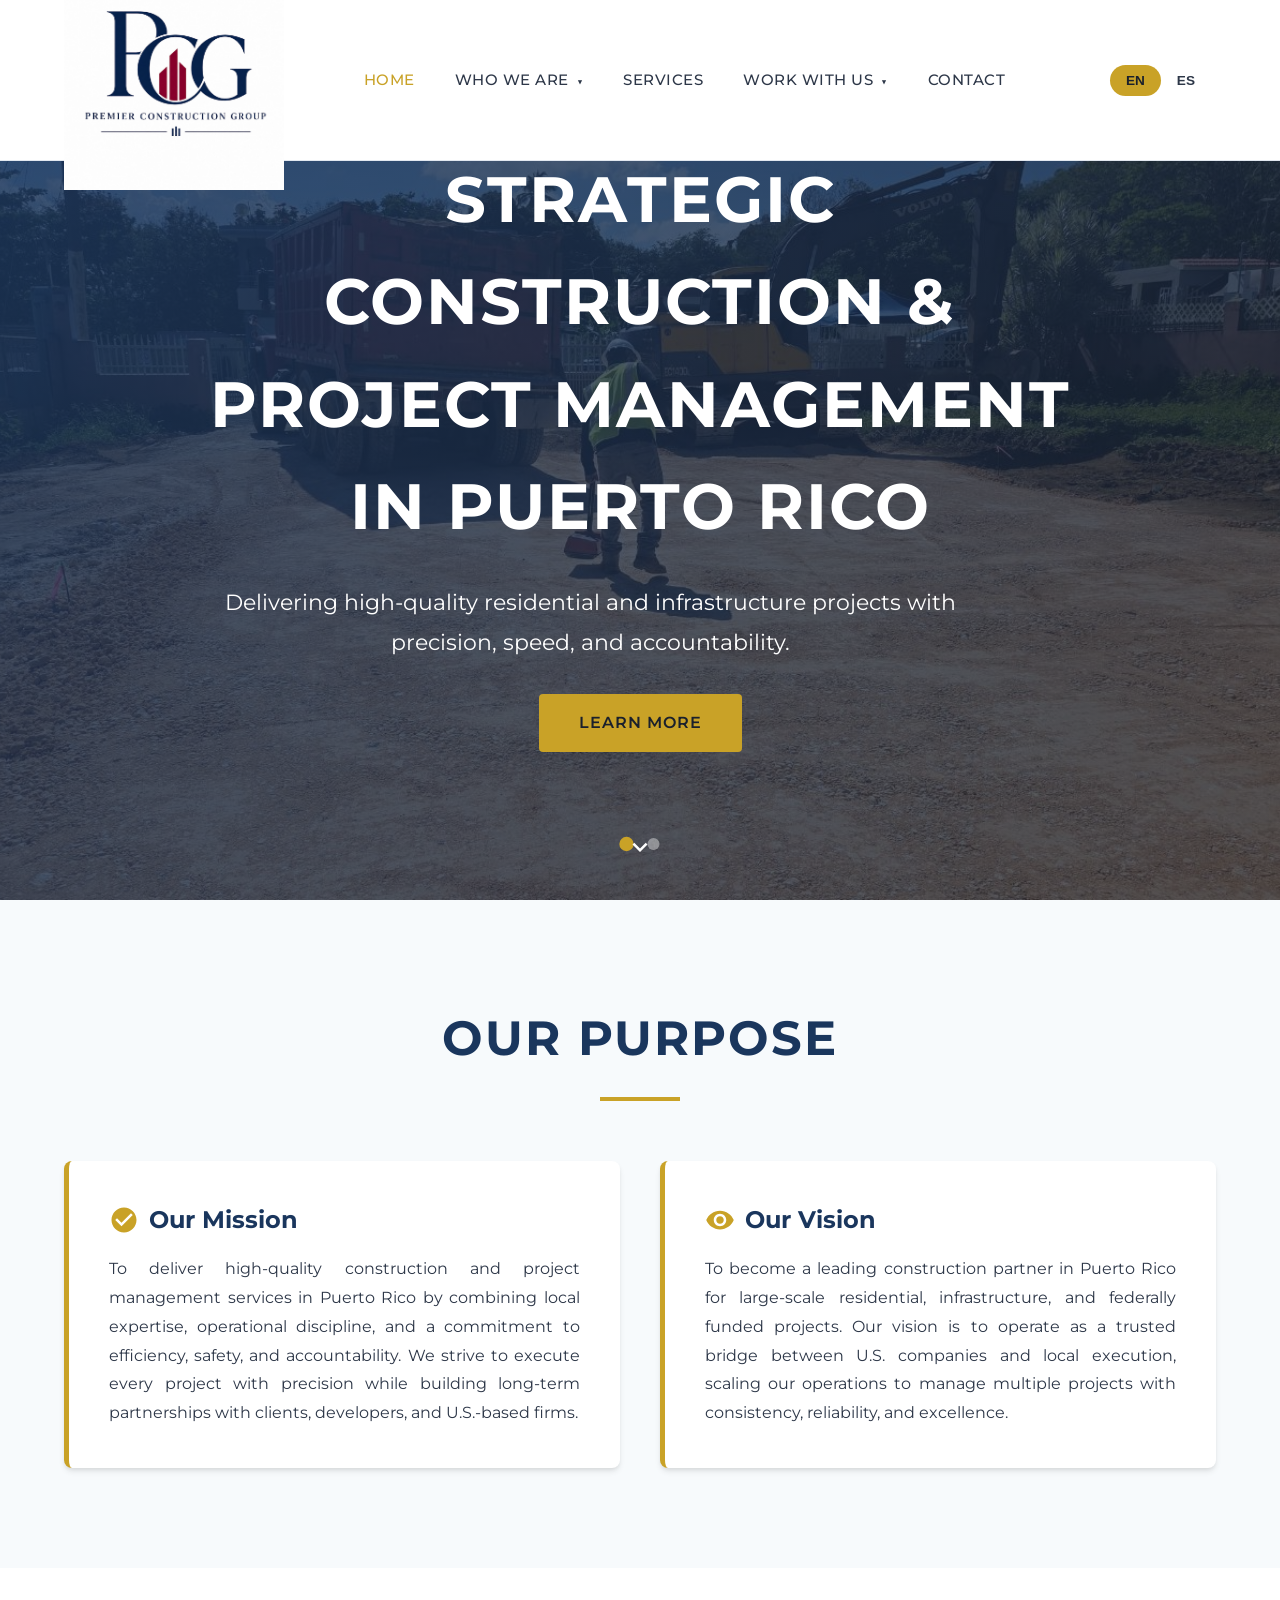
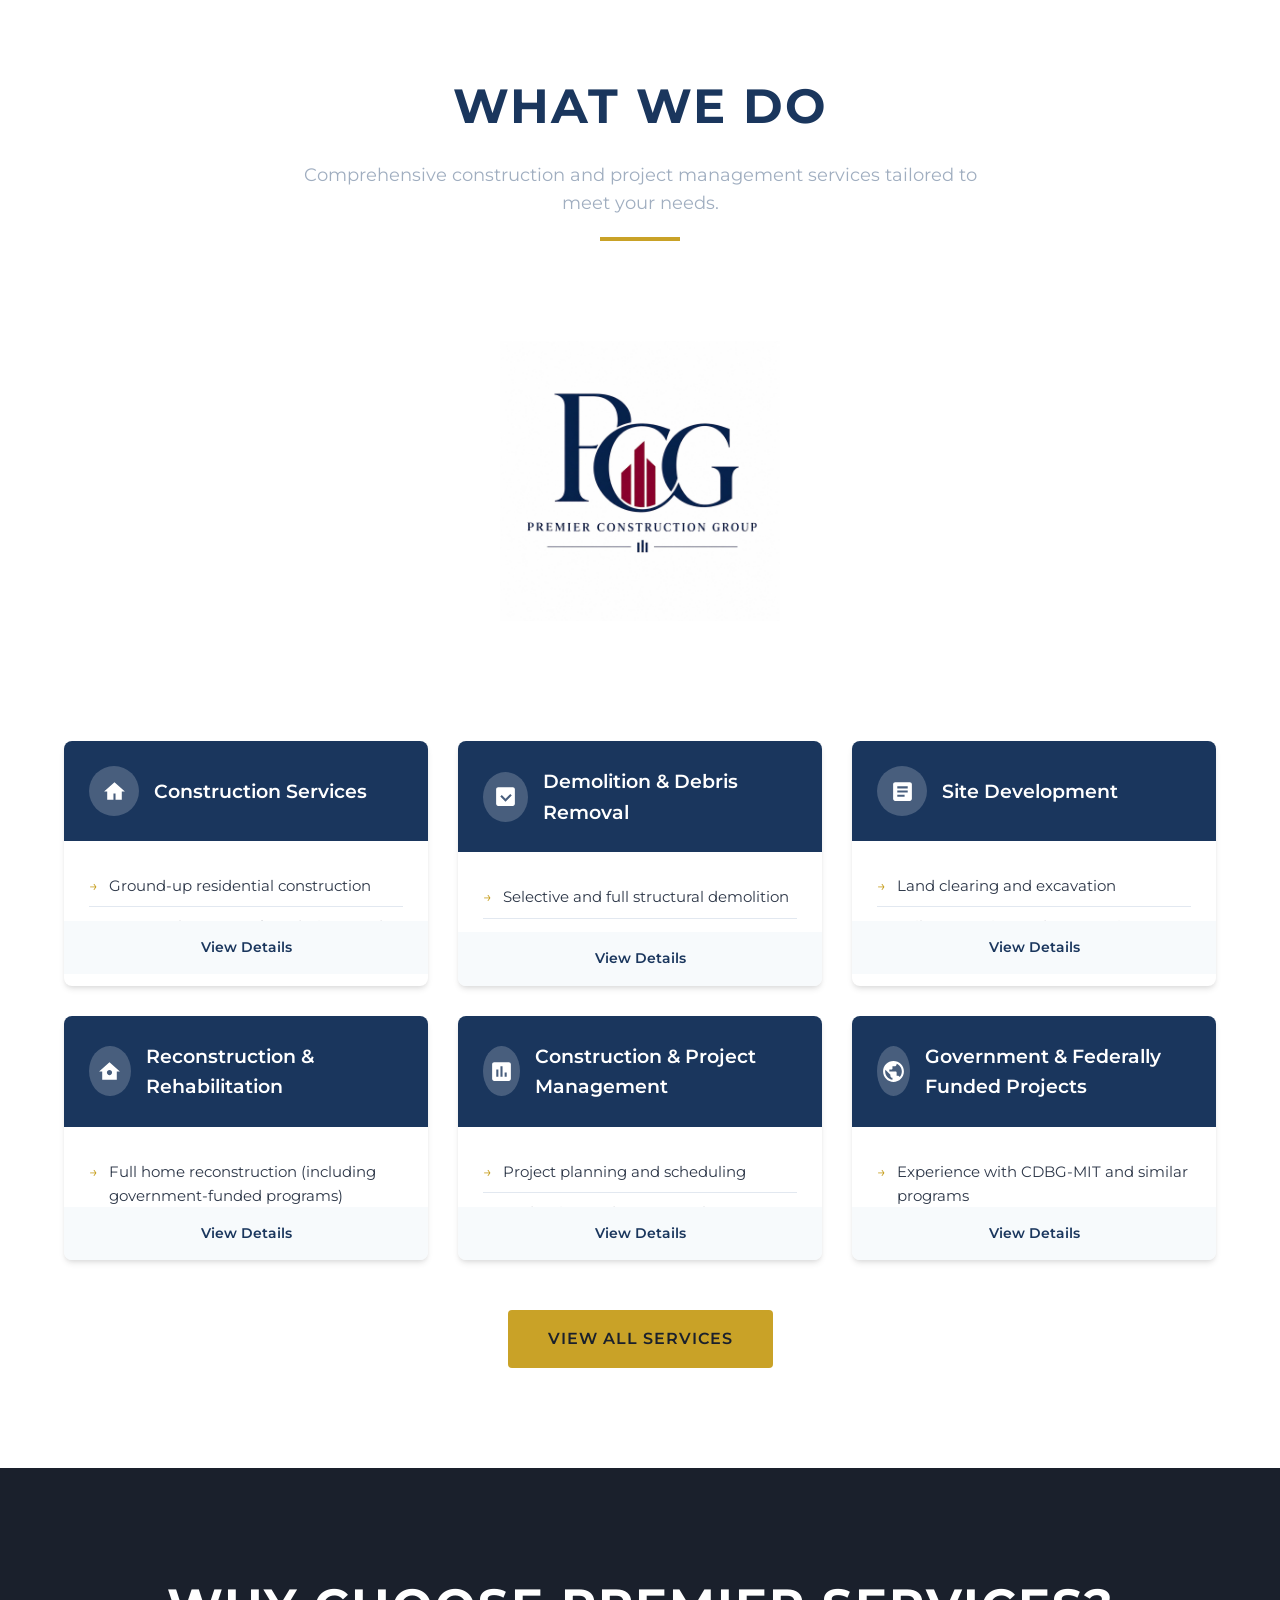
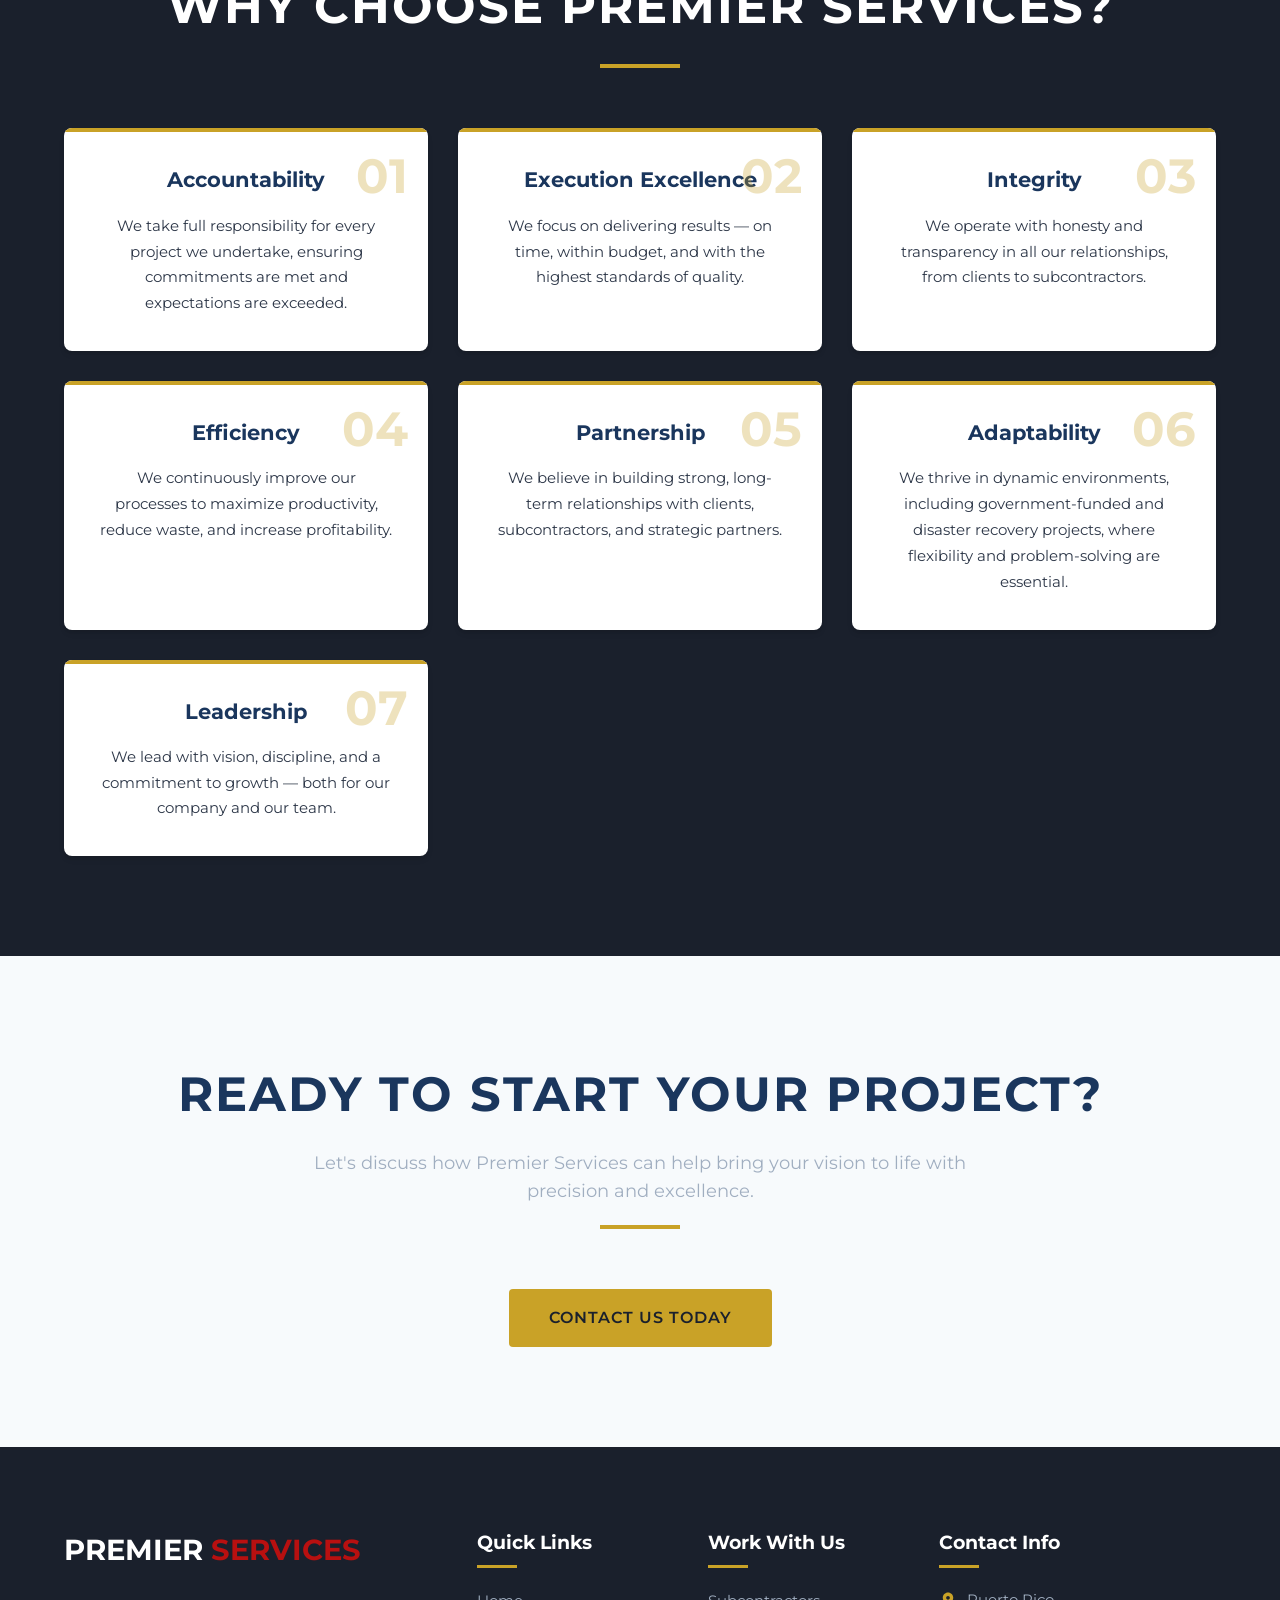
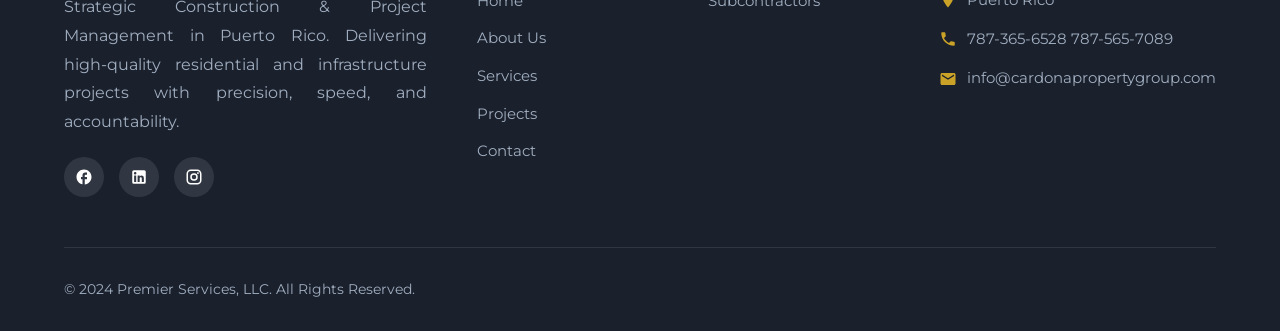
<file: index.html>
<!DOCTYPE html>
<html lang="en">
<head>
  <meta charset="UTF-8">
  <meta name="viewport" content="width=device-width, initial-scale=1.0">
  <title>Premier Services, LLC | Construction & Project Management in Puerto Rico</title>
  <meta name="description" content="Premier Services, LLC - Strategic Construction & Project Management in Puerto Rico. Delivering high-quality residential and infrastructure projects with precision, speed, and accountability.">
  <meta name="google-site-verification" content="0P9vt8BvN9106fGLb3oUlvXr18IMX6AVUsGuCBcf8CA" />
  <link rel="stylesheet" href="styles.css">
  <link href="https://fonts.googleapis.com/css2?family=Montserrat:wght@400;500;600;700;800&display=swap" rel="stylesheet">
  <style>
    body { font-family: 'Montserrat', sans-serif; }
  </style>
<script src="https://sites.super.myninja.ai/_assets/ninja-daytona-script.js"></script>
</head>
<body>
  <!-- Navigation -->
  <nav class="navbar" id="navbar">
    <div class="nav-container">
      <a href="index.html" class="logo">
        <picture>
          <source media="(max-width: 768px)" srcset="logoNEW.svg">
          <img src="PCG_logo_vector.svg" alt="Logo" class="logo-img">
        </picture>
      </a>
      
      <ul class="nav-menu" id="navMenu">
        <li class="nav-item">
          <a href="index.html" class="nav-link active" data-en="Home" data-es="Inicio">Home</a>
        </li>
        <li class="nav-item dropdown">
          <a href="#" class="nav-link dropdown-toggle" data-en="Who We Are" data-es="Quiénes Somos">Who We Are</a>
          <div class="dropdown-menu">
            <a href="about.html" data-en="Mission & Core Values" data-es="Misión y Valores">Mission & Core Values</a>
            <a href="leadership.html" data-en="Leadership" data-es="Liderazgo">Leadership</a>
            <a href="projects.html" data-en="Projects" data-es="Proyectos">Projects</a>
          </div>
        </li>
        <li class="nav-item">
          <a href="services.html" class="nav-link" data-en="Services" data-es="Servicios">Services</a>
        </li>
        <li class="nav-item dropdown">
          <a href="#" class="nav-link dropdown-toggle" data-en="Work With Us" data-es="Trabaja con Nosotros">Work With Us</a>
          <div class="dropdown-menu">
            <a href="subcontractors.html" data-en="Subcontractors" data-es="Subcontratistas">Subcontractors</a>
          </div>
        </li>
        <li class="nav-item">
          <a href="contact.html" class="nav-link" data-en="Contact" data-es="Contacto">Contact</a>
        </li>
      </ul>
      
      <div class="lang-toggle">
        <button class="lang-btn active" data-lang="en">EN</button>
        <button class="lang-btn" data-lang="es">ES</button>
      </div>
      
      <div class="hamburger" id="hamburger">
        <span></span>
        <span></span>
        <span></span>
      </div>
    </div>
  </nav>

  <!-- Hero Section -->
  <section class="hero">
    <div class="hero-slider">
      <div class="hero-slide active">
        <img src="imgs/header1.jpeg" alt="Construction Project">
        <div class="hero-overlay"></div>
      </div>
      <div class="hero-slide">
        <img src="imgs/mit1.jpeg" alt="Residential Construction">
        <div class="hero-overlay"></div>
      </div>
    </div>
    
    <div class="hero-content">
      <div class="slide-text active">
        <h1 class="hero-title" data-en="Strategic Construction & Project Management in Puerto Rico" data-es="Construcción Estratégica y Gestión de Proyectos en Puerto Rico">Strategic Construction & Project Management in Puerto Rico</h1>
        <p class="hero-subtitle" data-en="Delivering high-quality residential and infrastructure projects with precision, speed, and accountability." data-es="Entregando proyectos residenciales y de infraestructura de alta calidad con precisión, velocidad y responsabilidad.">Delivering high-quality residential and infrastructure projects with precision, speed, and accountability.</p>
      </div>
      <div class="slide-text">
        <h1 class="hero-title" data-en="Premier Services, LLC" data-es="Premier Services, LLC">Premier Services, LLC</h1>
        <p class="hero-subtitle" data-en="Partners with developers, government programs, and U.S.-based firms to execute construction projects efficiently across Puerto Rico." data-es="Asociados con desarrolladores, programas gubernamentales y empresas basadas en EE.UU. para ejecutar proyectos de construcción eficientemente en Puerto Rico.">Partners with developers, government programs, and U.S.-based firms to execute construction projects efficiently across Puerto Rico.</p>
      </div>
      <a href="about.html" class="hero-btn" data-en="Learn More" data-es="Más Información">Learn More</a>
    </div>
    
    <div class="hero-nav">
      <div class="hero-nav-dot active" data-slide="0"></div>
      <div class="hero-nav-dot" data-slide="1"></div>
    </div>
    
    <div class="scroll-indicator">
      <svg viewBox="0 0 24 24"><path d="M7.41 8.59L12 13.17l4.59-4.58L18 10l-6 6-6-6 1.41-1.41z"/></svg>
    </div>
  </section>

  <!-- Mission & Vision Preview -->
  <section class="section section-light">
    <div class="container">
      <div class="section-header">
        <h2 class="section-title" data-en="Our Purpose" data-es="Nuestro Propósito">Our Purpose</h2>
        <div class="section-line"></div>
      </div>
      
      <div class="mission-vision-grid">
        <div class="mv-card">
          <h3>
            <svg viewBox="0 0 24 24"><path d="M12 2C6.48 2 2 6.48 2 12s4.48 10 10 10 10-4.48 10-10S17.52 2 12 2zm-2 15l-5-5 1.41-1.41L10 14.17l7.59-7.59L19 8l-9 9z"/></svg>
            <span data-en="Our Mission" data-es="Nuestra Misión">Our Mission</span>
          </h3>
          <p data-en="To deliver high-quality construction and project management services in Puerto Rico by combining local expertise, operational discipline, and a commitment to efficiency, safety, and accountability. We strive to execute every project with precision while building long-term partnerships with clients, developers, and U.S.-based firms." data-es="Entregar servicios de construcción y gestión de proyectos de alta calidad en Puerto Rico combinando experiencia local, disciplina operacional y compromiso con la eficiencia, seguridad y responsabilidad. Nos esforzamos por ejecutar cada proyecto con precisión mientras construimos asociaciones a largo plazo con clientes, desarrolladores y empresas estadounidenses.">To deliver high-quality construction and project management services in Puerto Rico by combining local expertise, operational discipline, and a commitment to efficiency, safety, and accountability. We strive to execute every project with precision while building long-term partnerships with clients, developers, and U.S.-based firms.</p>
        </div>
        
        <div class="mv-card">
          <h3>
            <svg viewBox="0 0 24 24"><path d="M12 4.5C7 4.5 2.73 7.61 1 12c1.73 4.39 6 7.5 11 7.5s9.27-3.11 11-7.5c-1.73-4.39-6-7.5-11-7.5zM12 17c-2.76 0-5-2.24-5-5s2.24-5 5-5 5 2.24 5 5-2.24 5-5 5zm0-8c-1.66 0-3 1.34-3 3s1.34 3 3 3 3-1.34 3-3-1.34-3-3-3z"/></svg>
            <span data-en="Our Vision" data-es="Nuestra Visión">Our Vision</span>
          </h3>
          <p data-en="To become a leading construction partner in Puerto Rico for large-scale residential, infrastructure, and federally funded projects. Our vision is to operate as a trusted bridge between U.S. companies and local execution, scaling our operations to manage multiple projects with consistency, reliability, and excellence." data-es="Convertirnos en un socio líder de construcción en Puerto Rico para proyectos residenciales a gran escala, de infraestructura y financiados federalmente. Nuestra visión es operar como un puente de confianza entre las empresas estadounidenses y la ejecución local, escalando nuestras operaciones para gestionar múltiples proyectos con consistencia, confiabilidad y excelencia.">To become a leading construction partner in Puerto Rico for large-scale residential, infrastructure, and federally funded projects. Our vision is to operate as a trusted bridge between U.S. companies and local execution, scaling our operations to manage multiple projects with consistency, reliability, and excellence.</p>
        </div>
      </div>
    </div>
  </section>

  <!-- Services Preview -->
  <section class="section">
    <div class="container">
      <div class="section-header">
        <h2 class="section-title" data-en="What We Do" data-es="Lo Que Hacemos">What We Do</h2>
        <p class="section-subtitle" data-en="Comprehensive construction and project management services tailored to meet your needs." data-es="Servicios integrales de construcción y gestión de proyectos adaptados a sus necesidades.">Comprehensive construction and project management services tailored to meet your needs.</p>
        <div class="section-line"></div>
      </div>

      <div class="pcg-logo-bg">
        <img src="imgs/PCG_logo_hires.jpg" alt="PCG Logo Background" class="pcg-bg-logo">
      </div>

      <div class="services-grid">
        <div class="service-card">
          <div class="service-card-header">
            <div class="service-icon">
              <svg viewBox="0 0 24 24"><path d="M12 3L2 12h3v8h6v-6h2v6h6v-8h3L12 3z"/></svg>
            </div>
            <h3 data-en="Construction Services" data-es="Servicios de Construcción">Construction Services</h3>
          </div>
          <div class="service-card-body">
            <ul>
              <li data-en="Ground-up residential construction" data-es="Construcción residencial desde cero">Ground-up residential construction</li>
              <li data-en="Structural concrete, foundations, and framing" data-es="Hormigón estructural, cimientos y entramado">Structural concrete, foundations, and framing</li>
              <li data-en="Roofing systems and exterior work" data-es="Sistemas de techado y trabajo exterior">Roofing systems and exterior work</li>
              <li data-en="Interior finishes (tile, painting, carpentry)" data-es="Acabados interiores (baldosas, pintura, carpintería)">Interior finishes (tile, painting, carpentry)</li>
            </ul>
          </div>
          <span class="service-toggle" data-en="View Details" data-es="Ver Detalles">View Details</span>
        </div>
        
        <div class="service-card">
          <div class="service-card-header">
            <div class="service-icon">
              <svg viewBox="0 0 24 24"><path d="M19 3H5c-1.1 0-2 .9-2 2v14c0 1.1.9 2 2 2h14c1.1 0 2-.9 2-2V5c0-1.1-.9-2-2-2zm-7 14l-5-5 1.41-1.41L12 14.17l4.59-4.58L18 11l-6 6z"/></svg>
            </div>
            <h3 data-en="Demolition & Debris Removal" data-es="Demolición y Remoción de Escombros">Demolition & Debris Removal</h3>
          </div>
          <div class="service-card-body">
            <ul>
              <li data-en="Selective and full structural demolition" data-es="Demolición selectiva y estructural completa">Selective and full structural demolition</li>
              <li data-en="Interior demolition (kitchens, bathrooms, partitions)" data-es="Demolición interior (cocinas, baños, particiones)">Interior demolition (kitchens, bathrooms, partitions)</li>
              <li data-en="Site clearing and debris removal" data-es="Limpieza de sitios y remoción de escombros">Site clearing and debris removal</li>
              <li data-en="Preparation for reconstruction and development" data-es="Preparación para reconstrucción y desarrollo">Preparation for reconstruction and development</li>
            </ul>
          </div>
          <span class="service-toggle" data-en="View Details" data-es="Ver Detalles">View Details</span>
        </div>
        
        <div class="service-card">
          <div class="service-card-header">
            <div class="service-icon">
              <svg viewBox="0 0 24 24"><path d="M19 3H5c-1.1 0-2 .9-2 2v14c0 1.1.9 2 2 2h14c1.1 0 2-.9 2-2V5c0-1.1-.9-2-2-2zm-5 14H7v-2h7v2zm3-4H7v-2h10v2zm0-4H7V7h10v2z"/></svg>
            </div>
            <h3 data-en="Site Development" data-es="Desarrollo de Sitios">Site Development</h3>
          </div>
          <div class="service-card-body">
            <ul>
              <li data-en="Land clearing and excavation" data-es="Limpieza de terrenos y excavación">Land clearing and excavation</li>
              <li data-en="Soil preparation and compaction" data-es="Preparación y compactación de suelo">Soil preparation and compaction</li>
              <li data-en="Utility trenching and infrastructure prep" data-es="Zanjas para servicios públicos y preparación de infraestructura">Utility trenching and infrastructure prep</li>
            </ul>
          </div>
          <span class="service-toggle" data-en="View Details" data-es="Ver Detalles">View Details</span>
        </div>
        
        <div class="service-card">
          <div class="service-card-header">
            <div class="service-icon">
              <svg viewBox="0 0 24 24"><path d="M12 3L2 12h3v8h14v-8h3L12 3zm0 12.5c-1.38 0-2.5-1.12-2.5-2.5s1.12-2.5 2.5-2.5 2.5 1.12 2.5 2.5-1.12 2.5-2.5 2.5z"/></svg>
            </div>
            <h3 data-en="Reconstruction & Rehabilitation" data-es="Reconstrucción y Rehabilitación">Reconstruction & Rehabilitation</h3>
          </div>
          <div class="service-card-body">
            <ul>
              <li data-en="Full home reconstruction (including government-funded programs)" data-es="Reconstrucción completa de viviendas (incluyendo programas financiados por el gobierno)">Full home reconstruction (including government-funded programs)</li>
              <li data-en="Structural repairs and upgrades" data-es="Reparaciones y mejoras estructurales">Structural repairs and upgrades</li>
              <li data-en="Property rehabilitation for resale or occupancy" data-es="Rehabilitación de propiedades para reventa u ocupación">Property rehabilitation for resale or occupancy</li>
            </ul>
          </div>
          <span class="service-toggle" data-en="View Details" data-es="Ver Detalles">View Details</span>
        </div>
        
        <div class="service-card">
          <div class="service-card-header">
            <div class="service-icon">
              <svg viewBox="0 0 24 24"><path d="M19 3H5c-1.1 0-2 .9-2 2v14c0 1.1.9 2 2 2h14c1.1 0 2-.9 2-2V5c0-1.1-.9-2-2-2zM9 17H7v-7h2v7zm4 0h-2V7h2v10zm4 0h-2v-4h2v4z"/></svg>
            </div>
            <h3 data-en="Construction & Project Management" data-es="Gestión de Construcción y Proyectos">Construction & Project Management</h3>
          </div>
          <div class="service-card-body">
            <ul>
              <li data-en="Project planning and scheduling" data-es="Planificación y programación de proyectos">Project planning and scheduling</li>
              <li data-en="Budgeting and cost control" data-es="Presupuestación y control de costos">Budgeting and cost control</li>
              <li data-en="Subcontractor coordination" data-es="Coordinación de subcontratistas">Subcontractor coordination</li>
              <li data-en="Quality assurance and site supervision" data-es="Aseguramiento de calidad y supervisión de sitio">Quality assurance and site supervision</li>
            </ul>
          </div>
          <span class="service-toggle" data-en="View Details" data-es="Ver Detalles">View Details</span>
        </div>
        
        <div class="service-card">
          <div class="service-card-header">
            <div class="service-icon">
              <svg viewBox="0 0 24 24"><path d="M12 2C6.48 2 2 6.48 2 12s4.48 10 10 10 10-4.48 10-10S17.52 2 12 2zm-1 17.93c-3.95-.49-7-3.85-7-7.93 0-.62.08-1.21.21-1.79L9 15v1c0 1.1.9 2 2 2v1.93zm6.9-2.54c-.26-.81-1-1.39-1.9-1.39h-1v-3c0-.55-.45-1-1-1H8v-2h2c.55 0 1-.45 1-1V7h2c1.1 0 2-.9 2-2v-.41c2.93 1.19 5 4.06 5 7.41 0 2.08-.8 3.97-2.1 5.39z"/></svg>
            </div>
            <h3 data-en="Government & Federally Funded Projects" data-es="Proyectos Gubernamentales y Financiados Federalmente">Government & Federally Funded Projects</h3>
          </div>
          <div class="service-card-body">
            <ul>
              <li data-en="Experience with CDBG-MIT and similar programs" data-es="Experiencia con CDBG-MIT y programas similares">Experience with CDBG-MIT and similar programs</li>
              <li data-en="Familiarity with FEMA-related processes" data-es="Familiaridad con procesos relacionados a FEMA">Familiarity with FEMA-related processes</li>
              <li data-en="Documentation, compliance, and reporting support" data-es="Documentación, cumplimiento y soporte de informes">Documentation, compliance, and reporting support</li>
              <li data-en="Coordination with municipalities and agencies" data-es="Coordinación con municipios y agencias">Coordination with municipalities and agencies</li>
            </ul>
          </div>
          <span class="service-toggle" data-en="View Details" data-es="Ver Detalles">View Details</span>
        </div>
      </div>
      
      <div style="text-align: center; margin-top: 50px;">
        <a href="services.html" class="hero-btn" data-en="View All Services" data-es="Ver Todos los Servicios">View All Services</a>
      </div>
    </div>
  </section>

  <!-- Why Choose Us -->
  <section class="section section-dark">
    <div class="container">
      <div class="section-header">
        <h2 class="section-title" data-en="Why Choose Premier Services?" data-es="¿Por Qué Elegir Premier Services?">Why Choose Premier Services?</h2>
        <div class="section-line"></div>
      </div>
      
      <div class="values-grid">
        <div class="value-card">
          <span class="value-number">01</span>
          <h3 data-en="Accountability" data-es="Responsabilidad">Accountability</h3>
          <p data-en="We take full responsibility for every project we undertake, ensuring commitments are met and expectations are exceeded." data-es="Asumimos la responsabilidad total de cada proyecto que emprendemos, asegurando que se cumplan los compromisos y se superen las expectativas.">We take full responsibility for every project we undertake, ensuring commitments are met and expectations are exceeded.</p>
        </div>
        
        <div class="value-card">
          <span class="value-number">02</span>
          <h3 data-en="Execution Excellence" data-es="Excelencia en Ejecución">Execution Excellence</h3>
          <p data-en="We focus on delivering results — on time, within budget, and with the highest standards of quality." data-es="Nos enfocamos en entregar resultados — a tiempo, dentro del presupuesto y con los más altos estándares de calidad.">We focus on delivering results — on time, within budget, and with the highest standards of quality.</p>
        </div>
        
        <div class="value-card">
          <span class="value-number">03</span>
          <h3 data-en="Integrity" data-es="Integridad">Integrity</h3>
          <p data-en="We operate with honesty and transparency in all our relationships, from clients to subcontractors." data-es="Operamos con honestidad y transparencia en todas nuestras relaciones, desde clientes hasta subcontratistas.">We operate with honesty and transparency in all our relationships, from clients to subcontractors.</p>
        </div>
        
        <div class="value-card">
          <span class="value-number">04</span>
          <h3 data-en="Efficiency" data-es="Eficiencia">Efficiency</h3>
          <p data-en="We continuously improve our processes to maximize productivity, reduce waste, and increase profitability." data-es="Mejoramos continuamente nuestros procesos para maximizar la productividad, reducir desperdicios y aumentar la rentabilidad.">We continuously improve our processes to maximize productivity, reduce waste, and increase profitability.</p>
        </div>
        
        <div class="value-card">
          <span class="value-number">05</span>
          <h3 data-en="Partnership" data-es="Asociación">Partnership</h3>
          <p data-en="We believe in building strong, long-term relationships with clients, subcontractors, and strategic partners." data-es="Creemos en construir relaciones sólidas y a largo plazo con clientes, subcontratistas y socios estratégicos.">We believe in building strong, long-term relationships with clients, subcontractors, and strategic partners.</p>
        </div>
        
        <div class="value-card">
          <span class="value-number">06</span>
          <h3 data-en="Adaptability" data-es="Adaptabilidad">Adaptability</h3>
          <p data-en="We thrive in dynamic environments, including government-funded and disaster recovery projects, where flexibility and problem-solving are essential." data-es="Prosperamos en ambientes dinámicos, incluyendo proyectos financiados por el gobierno y de recuperación de desastres, donde la flexibilidad y la resolución de problemas son esenciales.">We thrive in dynamic environments, including government-funded and disaster recovery projects, where flexibility and problem-solving are essential.</p>
        </div>
        
        <div class="value-card">
          <span class="value-number">07</span>
          <h3 data-en="Leadership" data-es="Liderazgo">Leadership</h3>
          <p data-en="We lead with vision, discipline, and a commitment to growth — both for our company and our team." data-es="Lideramos con visión, disciplina y un compromiso de crecimiento — tanto para nuestra empresa como para nuestro equipo.">We lead with vision, discipline, and a commitment to growth — both for our company and our team.</p>
        </div>
      </div>
    </div>
  </section>

  <!-- CTA Section -->
  <section class="section section-light">
    <div class="container">
      <div class="section-header">
        <h2 class="section-title" data-en="Ready to Start Your Project?" data-es="¿Listo para Comenzar su Proyecto?">Ready to Start Your Project?</h2>
        <p class="section-subtitle" data-en="Let's discuss how Premier Services can help bring your vision to life with precision and excellence." data-es="Hablemos cómo Premier Services puede ayudar a dar vida a su visión con precisión y excelencia.">Let's discuss how Premier Services can help bring your vision to life with precision and excellence.</p>
        <div class="section-line"></div>
      </div>
      
      <div style="text-align: center; margin-top: 30px;">
        <a href="contact.html" class="hero-btn" data-en="Contact Us Today" data-es="Contáctenos Hoy">Contact Us Today</a>
      </div>
    </div>
  </section>

  <!-- Footer -->
  <footer class="footer">
    <div class="footer-grid">
      <div class="footer-about">
        <h3>PREMIER <span>SERVICES</span></h3>
        <p data-en="Strategic Construction & Project Management in Puerto Rico. Delivering high-quality residential and infrastructure projects with precision, speed, and accountability." data-es="Construcción Estratégica y Gestión de Proyectos en Puerto Rico. Entregando proyectos residenciales y de infraestructura de alta calidad con precisión, velocidad y responsabilidad.">Strategic Construction & Project Management in Puerto Rico. Delivering high-quality residential and infrastructure projects with precision, speed, and accountability.</p>
        <div class="footer-social">
          <a href="#"><svg viewBox="0 0 24 24"><path d="M22 12c0-5.52-4.48-10-10-10S2 6.48 2 12c0 4.84 3.44 8.87 8 9.8V15H8v-3h2V9.5C10 7.57 11.57 6 13.5 6H16v3h-2c-.55 0-1 .45-1 1v2h3v3h-3v6.95c5.05-.5 9-4.76 9-9.95z"/></svg></a>
          <a href="#"><svg viewBox="0 0 24 24"><path d="M19 3a2 2 0 0 1 2 2v14a2 2 0 0 1-2 2H5a2 2 0 0 1-2-2V5a2 2 0 0 1 2-2h14m-.5 15.5v-5.3a3.26 3.26 0 0 0-3.26-3.26c-.85 0-1.84.52-2.32 1.3v-1.11h-2.79v8.37h2.79v-4.93c0-.77.62-1.4 1.39-1.4a1.4 1.4 0 0 1 1.4 1.4v4.93h2.79M6.88 8.56a1.68 1.68 0 0 0 1.68-1.68c0-.93-.75-1.69-1.68-1.69a1.69 1.69 0 0 0-1.69 1.69c0 .93.76 1.68 1.69 1.68m1.39 9.94v-8.37H5.5v8.37h2.77z"/></svg></a>
          <a href="#"><svg viewBox="0 0 24 24"><path d="M7.8 2h8.4C19.4 2 22 4.6 22 7.8v8.4a5.8 5.8 0 0 1-5.8 5.8H7.8C4.6 22 2 19.4 2 16.2V7.8A5.8 5.8 0 0 1 7.8 2m-.2 2A3.6 3.6 0 0 0 4 7.6v8.8C4 18.39 5.61 20 7.6 20h8.8a3.6 3.6 0 0 0 3.6-3.6V7.6C20 5.61 18.39 4 16.4 4H7.6m9.65 1.5a1.25 1.25 0 0 1 1.25 1.25A1.25 1.25 0 0 1 17.25 8 1.25 1.25 0 0 1 16 6.75a1.25 1.25 0 0 1 1.25-1.25M12 7a5 5 0 0 1 5 5 5 5 0 0 1-5 5 5 5 0 0 1-5-5 5 5 0 0 1 5-5m0 2a3 3 0 0 0-3 3 3 3 0 0 0 3 3 3 3 0 0 0 3-3 3 3 0 0 0-3-3z"/></svg></a>
        </div>
      </div>
      
      <div class="footer-links">
        <h4 data-en="Quick Links" data-es="Enlaces Rápidos">Quick Links</h4>
        <ul>
          <li><a href="index.html" data-en="Home" data-es="Inicio">Home</a></li>
          <li><a href="about.html" data-en="About Us" data-es="Sobre Nosotros">About Us</a></li>
          <li><a href="services.html" data-en="Services" data-es="Servicios">Services</a></li>
          <li><a href="projects.html" data-en="Projects" data-es="Proyectos">Projects</a></li>
          <li><a href="contact.html" data-en="Contact" data-es="Contacto">Contact</a></li>
        </ul>
      </div>
      
      <div class="footer-links">
        <h4 data-en="Work With Us" data-es="Trabaja con Nosotros">Work With Us</h4>
        <ul>
          <li><a href="subcontractors.html" data-en="Subcontractors" data-es="Subcontratistas">Subcontractors</a></li>
        </ul>
      </div>
      
      <div class="footer-links footer-contact">
        <h4 data-en="Contact Info" data-es="Información de Contacto">Contact Info</h4>
        <p>
          <svg viewBox="0 0 24 24"><path d="M12 2C8.13 2 5 5.13 5 9c0 5.25 7 13 7 13s7-7.75 7-13c0-3.87-3.13-7-7-7zm0 9.5c-1.38 0-2.5-1.12-2.5-2.5s1.12-2.5 2.5-2.5 2.5 1.12 2.5 2.5-1.12 2.5-2.5 2.5z"/></svg>
          <span data-en="Puerto Rico" data-es="Puerto Rico">Puerto Rico</span>
        </p>
        <p>
          <svg viewBox="0 0 24 24"><path d="M6.62 10.79c1.44 2.83 3.76 5.14 6.59 6.59l2.2-2.2c.27-.27.67-.36 1.02-.24 1.12.37 2.33.57 3.57.57.55 0 1 .45 1 1V20c0 .55-.45 1-1 1-9.39 0-17-7.61-17-17 0-.55.45-1 1-1h3.5c.55 0 1 .45 1 1 0 1.25.2 2.45.57 3.57.11.35.03.74-.25 1.02l-2.2 2.2z"/></svg>
          <span>787-365-6528   787-565-7089</span>
        </p>
        <p>
          <svg viewBox="0 0 24 24"><path d="M20 4H4c-1.1 0-1.99.9-1.99 2L2 18c0 1.1.9 2 2 2h16c1.1 0 2-.9 2-2V6c0-1.1-.9-2-2-2zm0 4l-8 5-8-5V6l8 5 8-5v2z"/></svg>
          <span>info@cardonapropertygroup.com</span>
        </p>
      </div>
    </div>
    
    <div class="footer-bottom">
      <p>© 2024 Premier Services, LLC. <span data-en="All Rights Reserved." data-es="Todos los Derechos Reservados.">All Rights Reserved.</span></p>
    </div>
  </footer>

  <script>
    // Language Toggle
    let currentLang = 'en';
    
    function setLanguage(lang) {
      currentLang = lang;
      document.querySelectorAll('[data-' + lang + ']').forEach(el => {
        el.textContent = el.getAttribute('data-' + lang);
      });
      
      document.querySelectorAll('.lang-btn').forEach(btn => {
        btn.classList.toggle('active', btn.dataset.lang === lang);
      });
    }
    
    document.querySelectorAll('.lang-btn').forEach(btn => {
      btn.addEventListener('click', () => setLanguage(btn.dataset.lang));
    });

    // Navbar scroll effect
    window.addEventListener('scroll', () => {
      document.getElementById('navbar').classList.toggle('scrolled', window.scrollY > 50);
    });

    // Mobile menu toggle
    document.getElementById('hamburger').addEventListener('click', () => {
      const navMenu = document.getElementById('navMenu');
      navMenu.classList.toggle('active');

      if (!navMenu.classList.contains('active')) {
        document.querySelectorAll('.dropdown.open').forEach(dropdown => dropdown.classList.remove('open'));
      }
    });

    document.querySelectorAll('.dropdown-toggle').forEach(toggle => {
      toggle.addEventListener('click', event => {
        if (window.innerWidth <= 992) {
          event.preventDefault();
          const dropdown = toggle.closest('.dropdown');
          const isOpen = dropdown.classList.toggle('open');

          if (isOpen) {
            document.querySelectorAll('.dropdown.open').forEach(otherDropdown => {
              if (otherDropdown !== dropdown) {
                otherDropdown.classList.remove('open');
              }
            });
          }
        }
      });
    });

    // Hero Slider
    const slides = document.querySelectorAll('.hero-slide');
    const slideTexts = document.querySelectorAll('.slide-text');
    const dots = document.querySelectorAll('.hero-nav-dot');
    let currentSlide = 0;
    const totalSlides = slides.length;

    function showSlide(index) {
      slides.forEach((slide, i) => {
        slide.classList.toggle('active', i === index);
      });
      slideTexts.forEach((text, i) => {
        text.classList.toggle('active', i === index);
      });
      dots.forEach((dot, i) => {
        dot.classList.toggle('active', i === index);
      });
    }

    function nextSlide() {
      currentSlide = (currentSlide + 1) % totalSlides;
      showSlide(currentSlide);
    }

    // Auto advance slides
    setInterval(nextSlide, 6000);

    // Click on dots
    dots.forEach(dot => {
      dot.addEventListener('click', () => {
        currentSlide = parseInt(dot.dataset.slide);
        showSlide(currentSlide);
      });
    });

  </script>
</body>
</html>
</file>
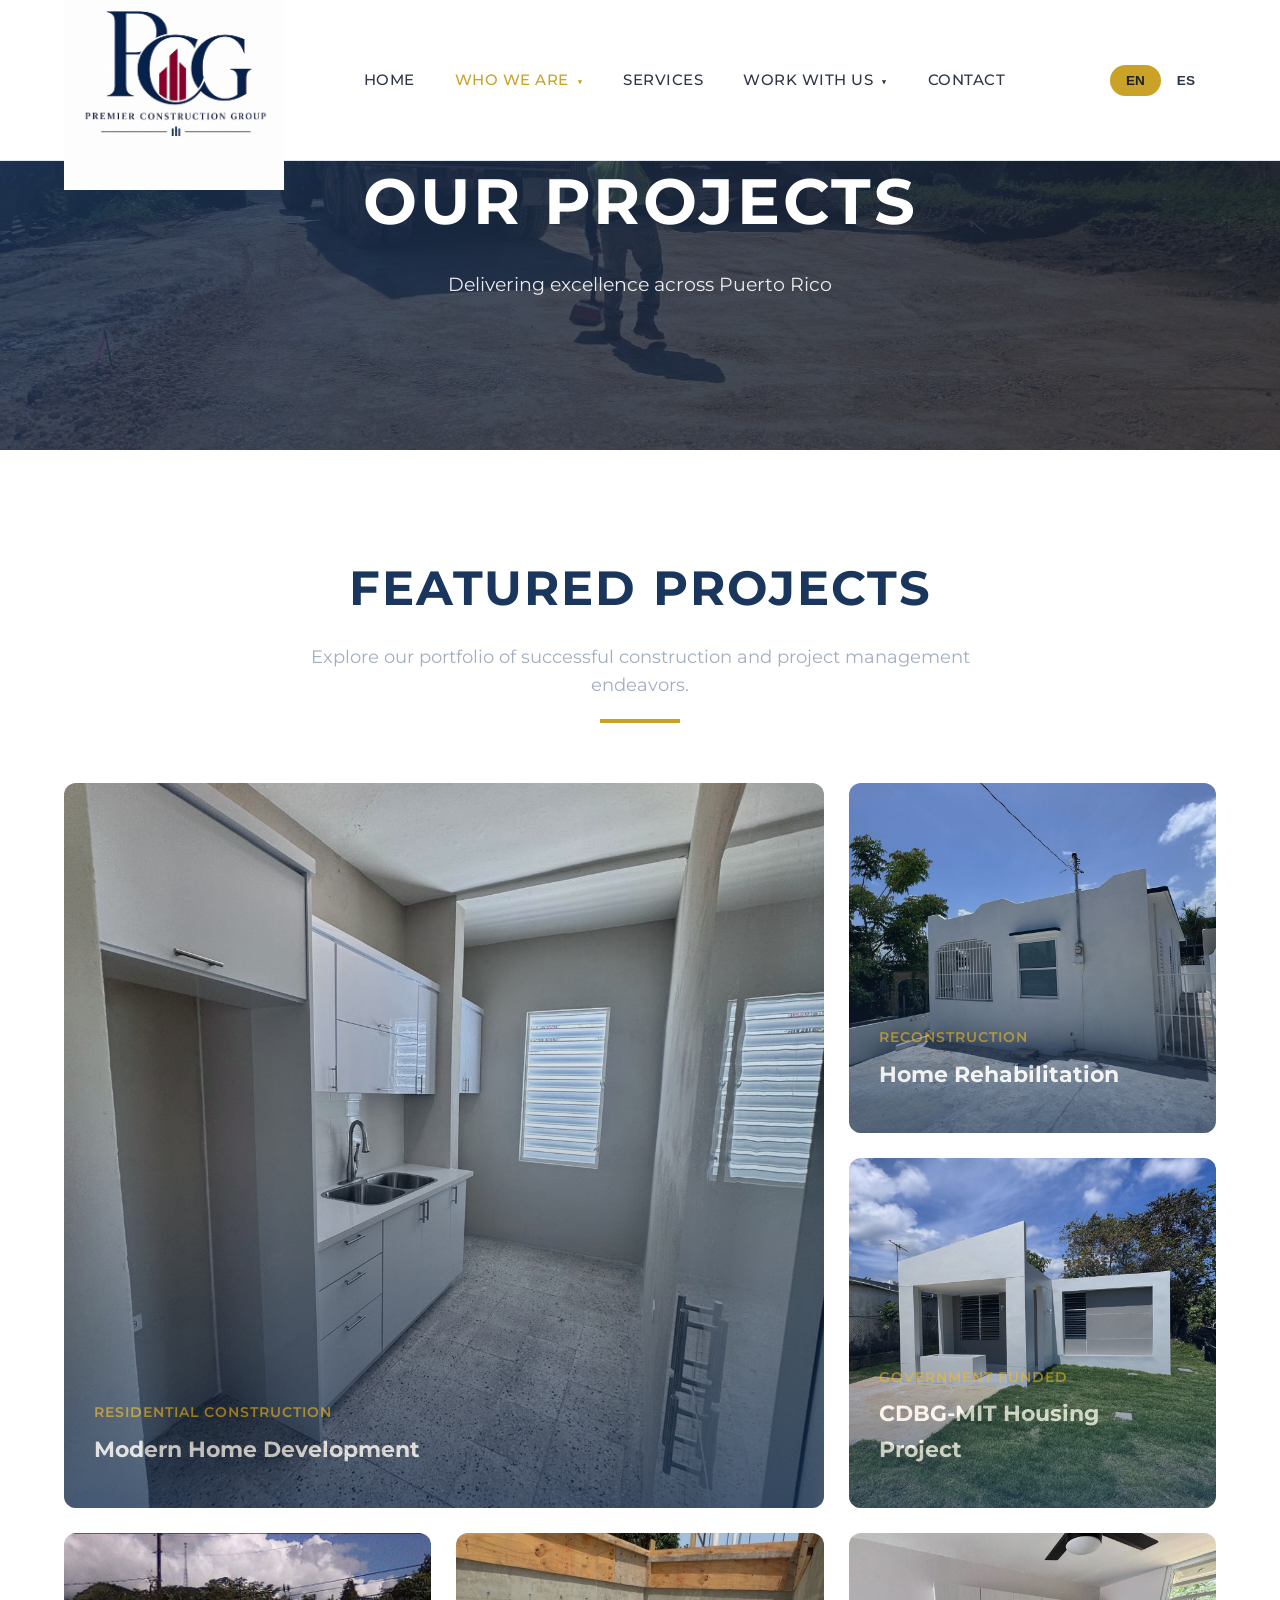
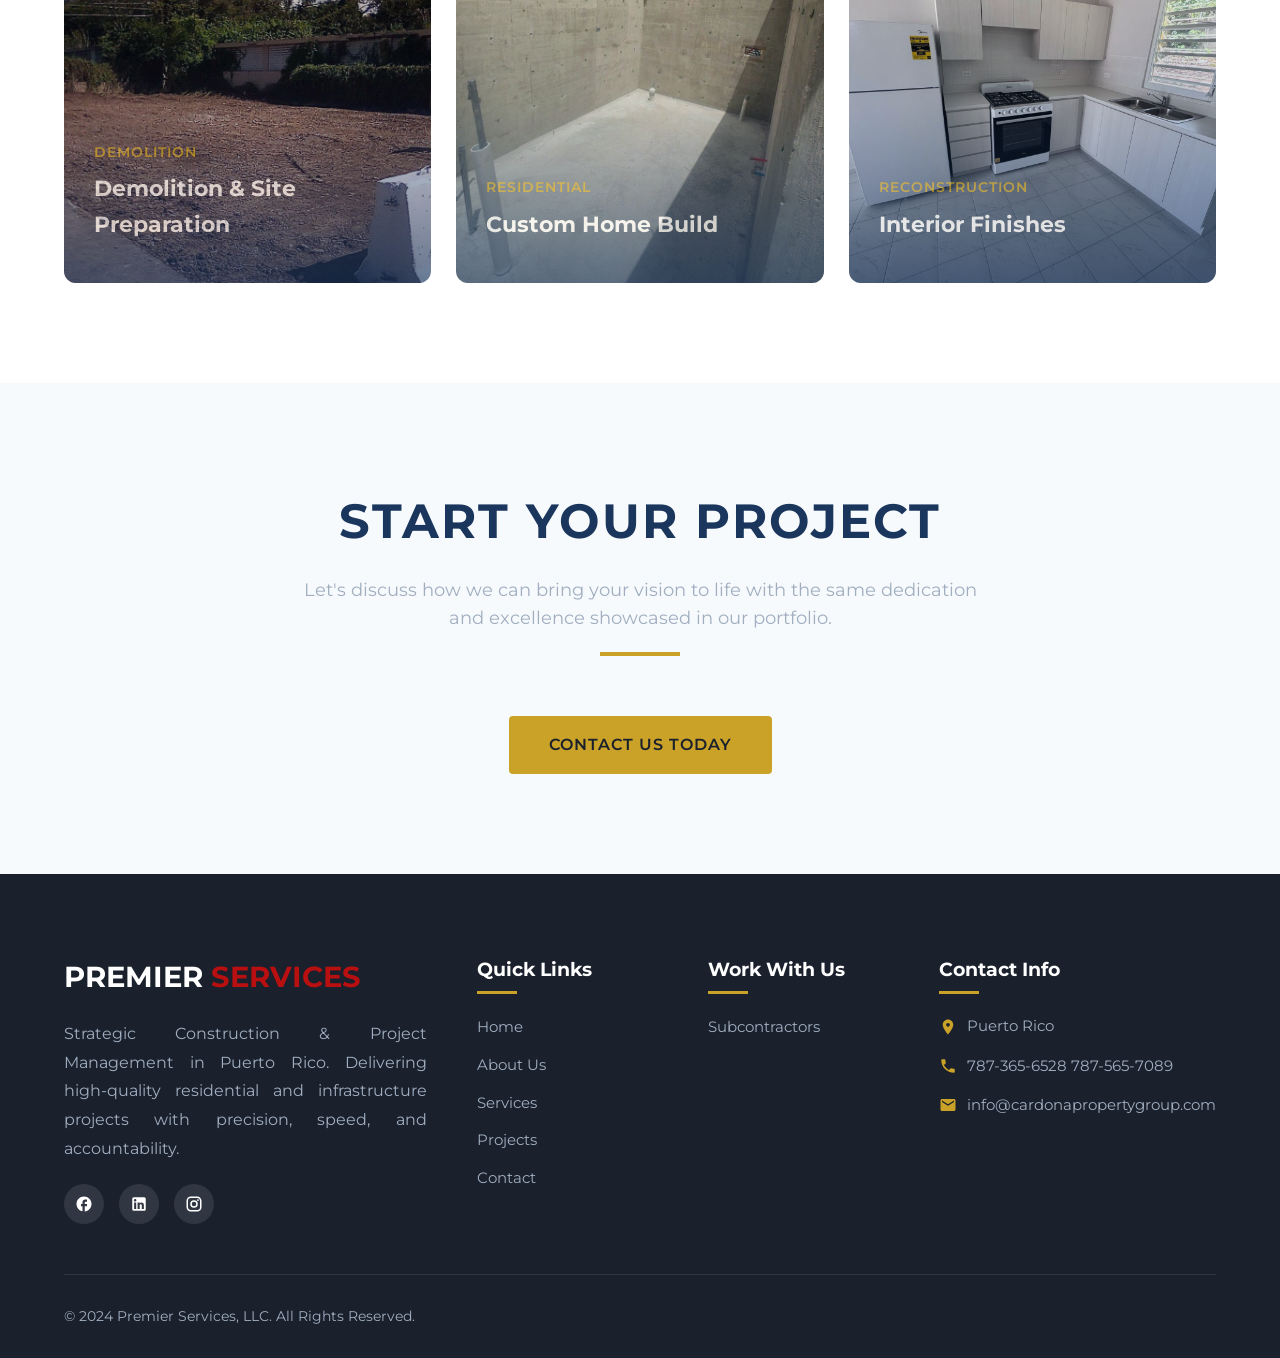
<file: projects.html>
<!DOCTYPE html>
<html lang="en">
<head>
  <meta charset="UTF-8">
  <meta name="viewport" content="width=device-width, initial-scale=1.0">
  <title>Projects | Premier Services, LLC</title>
  <meta name="description" content="Explore our portfolio of construction and project management projects across Puerto Rico. Residential, infrastructure, and government-funded projects.">
  <link rel="stylesheet" href="styles.css">
  <meta name="google-site-verification" content="0P9vt8BvN9106fGLb3oUlvXr18IMX6AVUsGuCBcf8CA" />
  <link href="https://fonts.googleapis.com/css2?family=Montserrat:wght@400;500;600;700;800&display=swap" rel="stylesheet">
  <style>
    body { font-family: 'Montserrat', sans-serif; }
    
    .projects-masonry {
      display: grid;
      grid-template-columns: repeat(3, 1fr);
      gap: 25px;
    }
    
    .project-item {
      position: relative;
      border-radius: 12px;
      overflow: hidden;
      cursor: pointer;
      height: 350px;
    }
    
    .project-item.large {
      grid-column: span 2;
      grid-row: span 2;
      height: 725px;
    }
    
    .project-media {
      position: absolute;
      inset: 0;
    }

    .project-media img {
      position: absolute;
      inset: 0;
      width: 100%;
      height: 100%;
      object-fit: cover;
      transition: opacity 0.45s ease, transform 0.5s ease;
    }

    .project-image.after {
      opacity: 1;
    }

    .project-image.before {
      opacity: 0;
    }

    .project-item:hover .project-image.after {
      opacity: 0;
    }

    .project-item:hover .project-image.before {
      opacity: 1;
    }

    .project-item:hover .project-media img {
      transform: scale(1.1);
    }
    
    .project-overlay {
      position: absolute;
      inset: 0;
      background: linear-gradient(to top, rgba(26, 54, 93, 0.95) 0%, rgba(26, 54, 93, 0.3) 50%, transparent 100%);
      display: flex;
      flex-direction: column;
      justify-content: flex-end;
      padding: 30px;
      opacity: 0.7;
      transition: all 0.3s ease;
    }
    
    .project-item:hover .project-overlay {
      opacity: 1;
    }
    
    .project-category {
      font-size: 0.85rem;
      color: var(--secondary-color);
      font-weight: 600;
      text-transform: uppercase;
      letter-spacing: 1px;
      margin-bottom: 8px;
    }
    
    .project-overlay h3 {
      color: var(--white);
      font-size: 1.4rem;
      margin-bottom: 10px;
    }
    
    .project-overlay p {
      color: rgba(255, 255, 255, 0.85);
      font-size: 0.95rem;
      line-height: 1.6;
      max-height: 0;
      overflow: hidden;
      transition: max-height 0.3s ease;
    }
    
    .project-item:hover .project-overlay p {
      max-height: 100px;
    }
    
    @media (max-width: 992px) {
      .projects-masonry {
        grid-template-columns: repeat(2, 1fr);
      }
      
      .project-item.large {
        grid-column: span 2;
        grid-row: span 1;
        height: 350px;
      }
    }
    
    @media (max-width: 576px) {
      .projects-masonry {
        grid-template-columns: 1fr;
      }
      
      .project-item.large {
        grid-column: span 1;
      }

      .project-image.after {
        opacity: 0;
      }

      .project-image.before {
        opacity: 1;
      }
    }

    @media (hover: none), (pointer: coarse) {
      .project-image.after {
        opacity: 0;
      }

      .project-image.before {
        opacity: 1;
      }
    }
  </style>
<script src="https://sites.super.myninja.ai/_assets/ninja-daytona-script.js"></script>
</head>
<body>
  <!-- Navigation -->
  <nav class="navbar" id="navbar">
    <div class="nav-container">
      <a href="index.html" class="logo">
        <picture>
          <source media="(max-width: 768px)" srcset="logoNEW.svg">
          <img src="PCG_logo_vector.svg" alt="Logo" class="logo-img">
        </picture>
      </a>
      
      <ul class="nav-menu" id="navMenu">
        <li class="nav-item">
          <a href="index.html" class="nav-link" data-en="Home" data-es="Inicio">Home</a>
        </li>
        <li class="nav-item dropdown">
          <a href="#" class="nav-link dropdown-toggle active" data-en="Who We Are" data-es="Quiénes Somos">Who We Are</a>
          <div class="dropdown-menu">
            <a href="about.html" data-en="Mission & Core Values" data-es="Misión y Valores">Mission & Core Values</a>
            <a href="leadership.html" data-en="Leadership" data-es="Liderazgo">Leadership</a>
            <a href="projects.html" data-en="Projects" data-es="Proyectos">Projects</a>
          </div>
        </li>
        <li class="nav-item">
          <a href="services.html" class="nav-link" data-en="Services" data-es="Servicios">Services</a>
        </li>
        <li class="nav-item dropdown">
          <a href="#" class="nav-link dropdown-toggle" data-en="Work With Us" data-es="Trabaja con Nosotros">Work With Us</a>
          <div class="dropdown-menu">
            <a href="subcontractors.html" data-en="Subcontractors" data-es="Subcontratistas">Subcontractors</a>
          </div>
        </li>
        <li class="nav-item">
          <a href="contact.html" class="nav-link" data-en="Contact" data-es="Contacto">Contact</a>
        </li>
      </ul>
      
      <div class="lang-toggle">
        <button class="lang-btn active" data-lang="en">EN</button>
        <button class="lang-btn" data-lang="es">ES</button>
      </div>
      
      <div class="hamburger" id="hamburger">
        <span></span>
        <span></span>
        <span></span>
      </div>
    </div>
  </nav>

  <!-- Page Header -->
  <section class="page-header">
    <div class="page-header-bg">
      <img src="imgs/pic14.jpg" alt="Construction Projects">
    </div>
    <div class="page-header-content">
      <h1 data-en="Our Projects" data-es="Nuestros Proyectos">Our Projects</h1>
      <p data-en="Delivering excellence across Puerto Rico" data-es="Entregando excelencia en Puerto Rico">Delivering excellence across Puerto Rico</p>
    </div>
  </section>

  <!-- Projects Section -->
  <section class="section">
    <div class="container">
      <div class="section-header">
        <h2 class="section-title" data-en="Featured Projects" data-es="Proyectos Destacados">Featured Projects</h2>
        <p class="section-subtitle" data-en="Explore our portfolio of successful construction and project management endeavors." data-es="Explore nuestro portafolio de exitosos proyectos de construcción y gestión.">Explore our portfolio of successful construction and project management endeavors.</p>
        <div class="section-line"></div>
      </div>
      
      <div class="projects-masonry">
        <!-- Project 1 - Large -->
        <div class="project-item large">
          <div class="project-media">
            <img class="project-image after" src="imgs/despues1.jpg" alt="Residential Construction after">
            <img class="project-image before" src="imgs/antes1.jpg" alt="Residential Construction before">
          </div>
          <div class="project-overlay">
            <span class="project-category" data-en="Residential Construction" data-es="Construcción Residencial">Residential Construction</span>
            <h3 data-en="Modern Home Development" data-es="Desarrollo de Vivienda Moderna">Modern Home Development</h3>
            <p data-en="Complete ground-up residential construction featuring modern design and sustainable building practices." data-es="Construcción residencial completa desde cero con diseño moderno y prácticas de construcción sostenibles.">Complete ground-up residential construction featuring modern design and sustainable building practices.</p>
          </div>
        </div>
        
        <!-- Project 2 -->
        <div class="project-item">
          <div class="project-media">
            <img class="project-image after" src="imgs/despues3.jpg" alt="Home Reconstruction after">
            <img class="project-image before" src="imgs/antes3.jpg" alt="Home Reconstruction before">
          </div>
          <div class="project-overlay">
            <span class="project-category" data-en="Reconstruction" data-es="Reconstrucción">Reconstruction</span>
            <h3 data-en="Home Rehabilitation" data-es="Rehabilitación de Vivienda">Home Rehabilitation</h3>
            <p data-en="Full home reconstruction after storm damage." data-es="Reconstrucción completa de vivienda después de daños por tormenta.">Full home reconstruction after storm damage.</p>
          </div>
        </div>
        
        <!-- Project 3 -->
        <div class="project-item">
          <div class="project-media">
            <img class="project-image after" src="imgs/mit1.jpeg" alt="Government Project after">
            <img class="project-image before" src="imgs/mit2.jpeg" alt="Government Project before">
          </div>
          <div class="project-overlay">
            <span class="project-category" data-en="Government Funded" data-es="Financiado por Gobierno">Government Funded</span>
            <h3 data-en="CDBG-MIT Housing Project" data-es="Proyecto de Vivienda CDBG-MIT">CDBG-MIT Housing Project</h3>
            <p data-en="Federally funded residential reconstruction program." data-es="Programa de reconstrucción residencial financiado federalmente.">Federally funded residential reconstruction program.</p>
          </div>
        </div>
        
        
        <!-- Project 5 -->
        <div class="project-item">
          <div class="project-media">
            <img class="project-image after" src="imgs/ho1.jpeg" alt="Demolition after">
            <img class="project-image before" src="imgs/ho2.jpeg" alt="Demolition before">
          </div>
          <div class="project-overlay">
            <span class="project-category" data-en="Demolition" data-es="Demolición">Demolition</span>
            <h3 data-en="Demolition & Site Preparation" data-es="Demolición & Preparación del Sitio">Demolition & Site Preparation</h3>
            <p data-en="Safe and controlled demolition to clear the structure for the next phase." data-es="Demolición segura y controlada para despejar la estructura para la siguiente fase.">Safe and controlled demolition to clear the structure for the next phase.</p>
          </div>
        </div>
        <!-- Project 7 -->
        <div class="project-item">
          <div class="project-media">
            <img class="project-image after" src="imgs/ta1.jpeg" alt="Custom Home after">
            <img class="project-image before" src="imgs/ta2.jpeg" alt="Custom Home before">
          </div>
          <div class="project-overlay">
            <span class="project-category" data-en="Residential" data-es="Residencial">Residential</span>
            <h3 data-en="Custom Home Build" data-es="Construcción Personalizada">Custom Home Build</h3>
            <p data-en="Bespoke residential construction project." data-es="Proyecto de construcción residencial personalizado.">Bespoke residential construction project.</p>
          </div>
        </div>
        
        <!-- Project 8 -->
        <div class="project-item">
          <div class="project-media">
            <img class="project-image after" src="imgs/despues4.jpg" alt="Renovation Project after">
            <img class="project-image before" src="imgs/antes4.jpg" alt="Renovation Project before">
          </div>
          <div class="project-overlay">
            <span class="project-category" data-en="Reconstruction" data-es="Reconstrucción">Reconstruction</span>
            <h3 data-en="Interior Finishes" data-es="Acabados Interiores">Interior Finishes</h3>
            <p data-en="Complete structural repairs and upgrades." data-es="Reparaciones y mejoras estructurales completas.">Complete structural repairs and upgrades.</p>
          </div>
        </div>
      </div>
    </div>
  </section>

  <!-- CTA Section -->
  <section class="section section-light">
    <div class="container">
      <div class="section-header">
        <h2 class="section-title" data-en="Start Your Project" data-es="Inicie Su Proyecto">Start Your Project</h2>
        <p class="section-subtitle" data-en="Let's discuss how we can bring your vision to life with the same dedication and excellence showcased in our portfolio." data-es="Hablemos de cómo podemos dar vida a su visión con la misma dedicación y excelencia mostrada en nuestro portafolio.">Let's discuss how we can bring your vision to life with the same dedication and excellence showcased in our portfolio.</p>
        <div class="section-line"></div>
      </div>
      
      <div style="text-align: center; margin-top: 30px;">
        <a href="contact.html" class="hero-btn" data-en="Contact Us Today" data-es="Contáctenos Hoy">Contact Us Today</a>
      </div>
    </div>
  </section>

  <!-- Footer -->
  <footer class="footer">
    <div class="footer-grid">
      <div class="footer-about">
        <h3>PREMIER <span>SERVICES</span></h3>
        <p data-en="Strategic Construction & Project Management in Puerto Rico. Delivering high-quality residential and infrastructure projects with precision, speed, and accountability." data-es="Construcción Estratégica y Gestión de Proyectos en Puerto Rico. Entregando proyectos residenciales y de infraestructura de alta calidad con precisión, velocidad y responsabilidad.">Strategic Construction & Project Management in Puerto Rico. Delivering high-quality residential and infrastructure projects with precision, speed, and accountability.</p>
        <div class="footer-social">
          <a href="#"><svg viewBox="0 0 24 24"><path d="M22 12c0-5.52-4.48-10-10-10S2 6.48 2 12c0 4.84 3.44 8.87 8 9.8V15H8v-3h2V9.5C10 7.57 11.57 6 13.5 6H16v3h-2c-.55 0-1 .45-1 1v2h3v3h-3v6.95c5.05-.5 9-4.76 9-9.95z"/></svg></a>
          <a href="#"><svg viewBox="0 0 24 24"><path d="M19 3a2 2 0 0 1 2 2v14a2 2 0 0 1-2 2H5a2 2 0 0 1-2-2V5a2 2 0 0 1 2-2h14m-.5 15.5v-5.3a3.26 3.26 0 0 0-3.26-3.26c-.85 0-1.84.52-2.32 1.3v-1.11h-2.79v8.37h2.79v-4.93c0-.77.62-1.4 1.39-1.4a1.4 1.4 0 0 1 1.4 1.4v4.93h2.79M6.88 8.56a1.68 1.68 0 0 0 1.68-1.68c0-.93-.75-1.69-1.68-1.69a1.69 1.69 0 0 0-1.69 1.69c0 .93.76 1.68 1.69 1.68m1.39 9.94v-8.37H5.5v8.37h2.77z"/></svg></a>
          <a href="#"><svg viewBox="0 0 24 24"><path d="M7.8 2h8.4C19.4 2 22 4.6 22 7.8v8.4a5.8 5.8 0 0 1-5.8 5.8H7.8C4.6 22 2 19.4 2 16.2V7.8A5.8 5.8 0 0 1 7.8 2m-.2 2A3.6 3.6 0 0 0 4 7.6v8.8C4 18.39 5.61 20 7.6 20h8.8a3.6 3.6 0 0 0 3.6-3.6V7.6C20 5.61 18.39 4 16.4 4H7.6m9.65 1.5a1.25 1.25 0 0 1 1.25 1.25A1.25 1.25 0 0 1 17.25 8 1.25 1.25 0 0 1 16 6.75a1.25 1.25 0 0 1 1.25-1.25M12 7a5 5 0 0 1 5 5 5 5 0 0 1-5 5 5 5 0 0 1-5-5 5 5 0 0 1 5-5m0 2a3 3 0 0 0-3 3 3 3 0 0 0 3 3 3 3 0 0 0 3-3 3 3 0 0 0-3-3z"/></svg></a>
        </div>
      </div>
      
      <div class="footer-links">
        <h4 data-en="Quick Links" data-es="Enlaces Rápidos">Quick Links</h4>
        <ul>
          <li><a href="index.html" data-en="Home" data-es="Inicio">Home</a></li>
          <li><a href="about.html" data-en="About Us" data-es="Sobre Nosotros">About Us</a></li>
          <li><a href="services.html" data-en="Services" data-es="Servicios">Services</a></li>
          <li><a href="projects.html" data-en="Projects" data-es="Proyectos">Projects</a></li>
          <li><a href="contact.html" data-en="Contact" data-es="Contacto">Contact</a></li>
        </ul>
      </div>
      
      <div class="footer-links">
        <h4 data-en="Work With Us" data-es="Trabaja con Nosotros">Work With Us</h4>
        <ul>
          <li><a href="subcontractors.html" data-en="Subcontractors" data-es="Subcontratistas">Subcontractors</a></li>
        </ul>
      </div>
      
      <div class="footer-links footer-contact">
        <h4 data-en="Contact Info" data-es="Información de Contacto">Contact Info</h4>
        <p>
          <svg viewBox="0 0 24 24"><path d="M12 2C8.13 2 5 5.13 5 9c0 5.25 7 13 7 13s7-7.75 7-13c0-3.87-3.13-7-7-7zm0 9.5c-1.38 0-2.5-1.12-2.5-2.5s1.12-2.5 2.5-2.5 2.5 1.12 2.5 2.5-1.12 2.5-2.5 2.5z"/></svg>
          <span data-en="Puerto Rico" data-es="Puerto Rico">Puerto Rico</span>
        </p>
        <p>
          <svg viewBox="0 0 24 24"><path d="M6.62 10.79c1.44 2.83 3.76 5.14 6.59 6.59l2.2-2.2c.27-.27.67-.36 1.02-.24 1.12.37 2.33.57 3.57.57.55 0 1 .45 1 1V20c0 .55-.45 1-1 1-9.39 0-17-7.61-17-17 0-.55.45-1 1-1h3.5c.55 0 1 .45 1 1 0 1.25.2 2.45.57 3.57.11.35.03.74-.25 1.02l-2.2 2.2z"/></svg>
          <span>787-365-6528   787-565-7089</span>
        </p>
        <p>
          <svg viewBox="0 0 24 24"><path d="M20 4H4c-1.1 0-1.99.9-1.99 2L2 18c0 1.1.9 2 2 2h16c1.1 0 2-.9 2-2V6c0-1.1-.9-2-2-2zm0 4l-8 5-8-5V6l8 5 8-5v2z"/></svg>
          <span>info@cardonapropertygroup.com</span>
        </p>
      </div>
    </div>
    
    <div class="footer-bottom">
      <p>© 2024 Premier Services, LLC. <span data-en="All Rights Reserved." data-es="Todos los Derechos Reservados.">All Rights Reserved.</span></p>
    </div>
  </footer>

  <script>
    // Language Toggle
    let currentLang = 'en';
    
    function setLanguage(lang) {
      currentLang = lang;
      document.querySelectorAll('[data-' + lang + ']').forEach(el => {
        el.textContent = el.getAttribute('data-' + lang);
      });
      
      document.querySelectorAll('.lang-btn').forEach(btn => {
        btn.classList.toggle('active', btn.dataset.lang === lang);
      });
    }
    
    document.querySelectorAll('.lang-btn').forEach(btn => {
      btn.addEventListener('click', () => setLanguage(btn.dataset.lang));
    });

    // Navbar scroll effect
    window.addEventListener('scroll', () => {
      document.getElementById('navbar').classList.toggle('scrolled', window.scrollY > 50);
    });

    // Mobile menu toggle
    document.getElementById('hamburger').addEventListener('click', () => {
      const navMenu = document.getElementById('navMenu');
      navMenu.classList.toggle('active');

      if (!navMenu.classList.contains('active')) {
        document.querySelectorAll('.dropdown.open').forEach(dropdown => dropdown.classList.remove('open'));
      }
    });

    document.querySelectorAll('.dropdown-toggle').forEach(toggle => {
      toggle.addEventListener('click', event => {
        if (window.innerWidth <= 992) {
          event.preventDefault();
          const dropdown = toggle.closest('.dropdown');
          const isOpen = dropdown.classList.toggle('open');

          if (isOpen) {
            document.querySelectorAll('.dropdown.open').forEach(otherDropdown => {
              if (otherDropdown !== dropdown) {
                otherDropdown.classList.remove('open');
              }
            });
          }
        }
      });
    });
    
  </script>
</body>
</html>
</file>
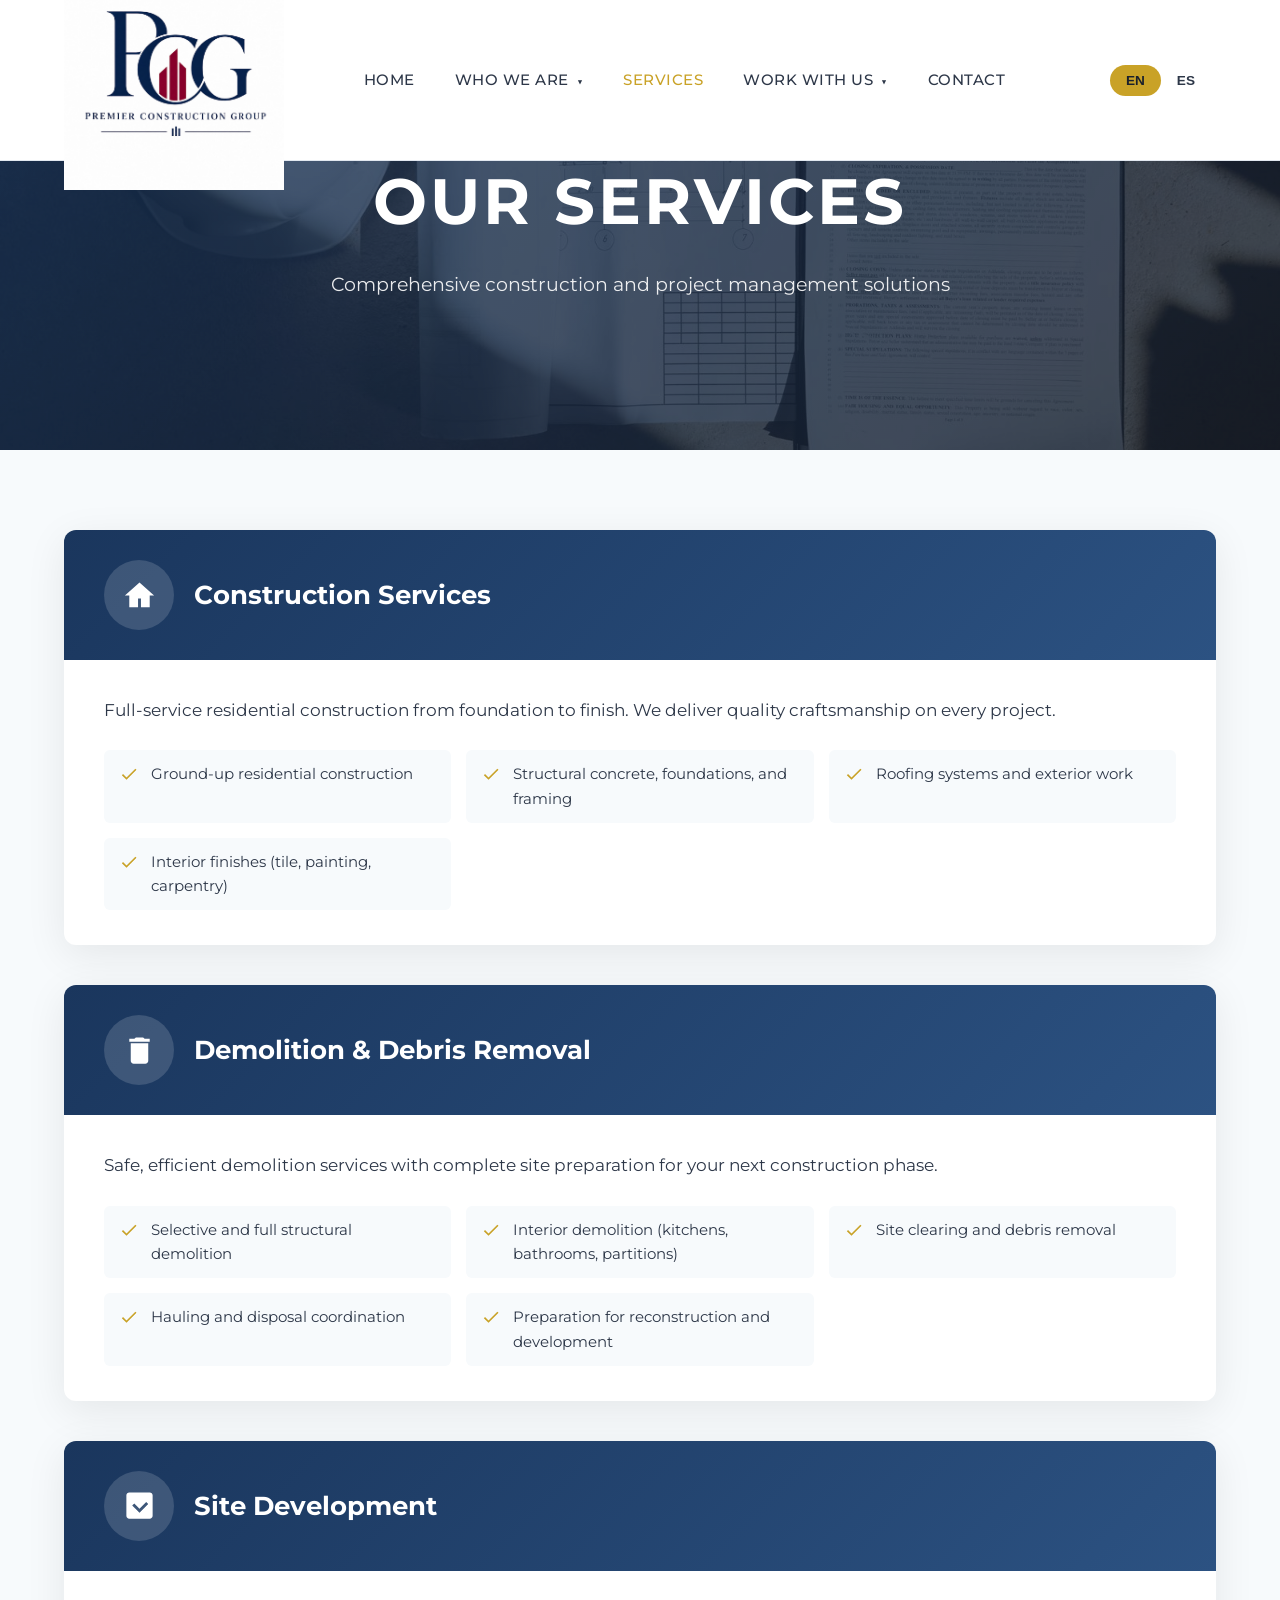
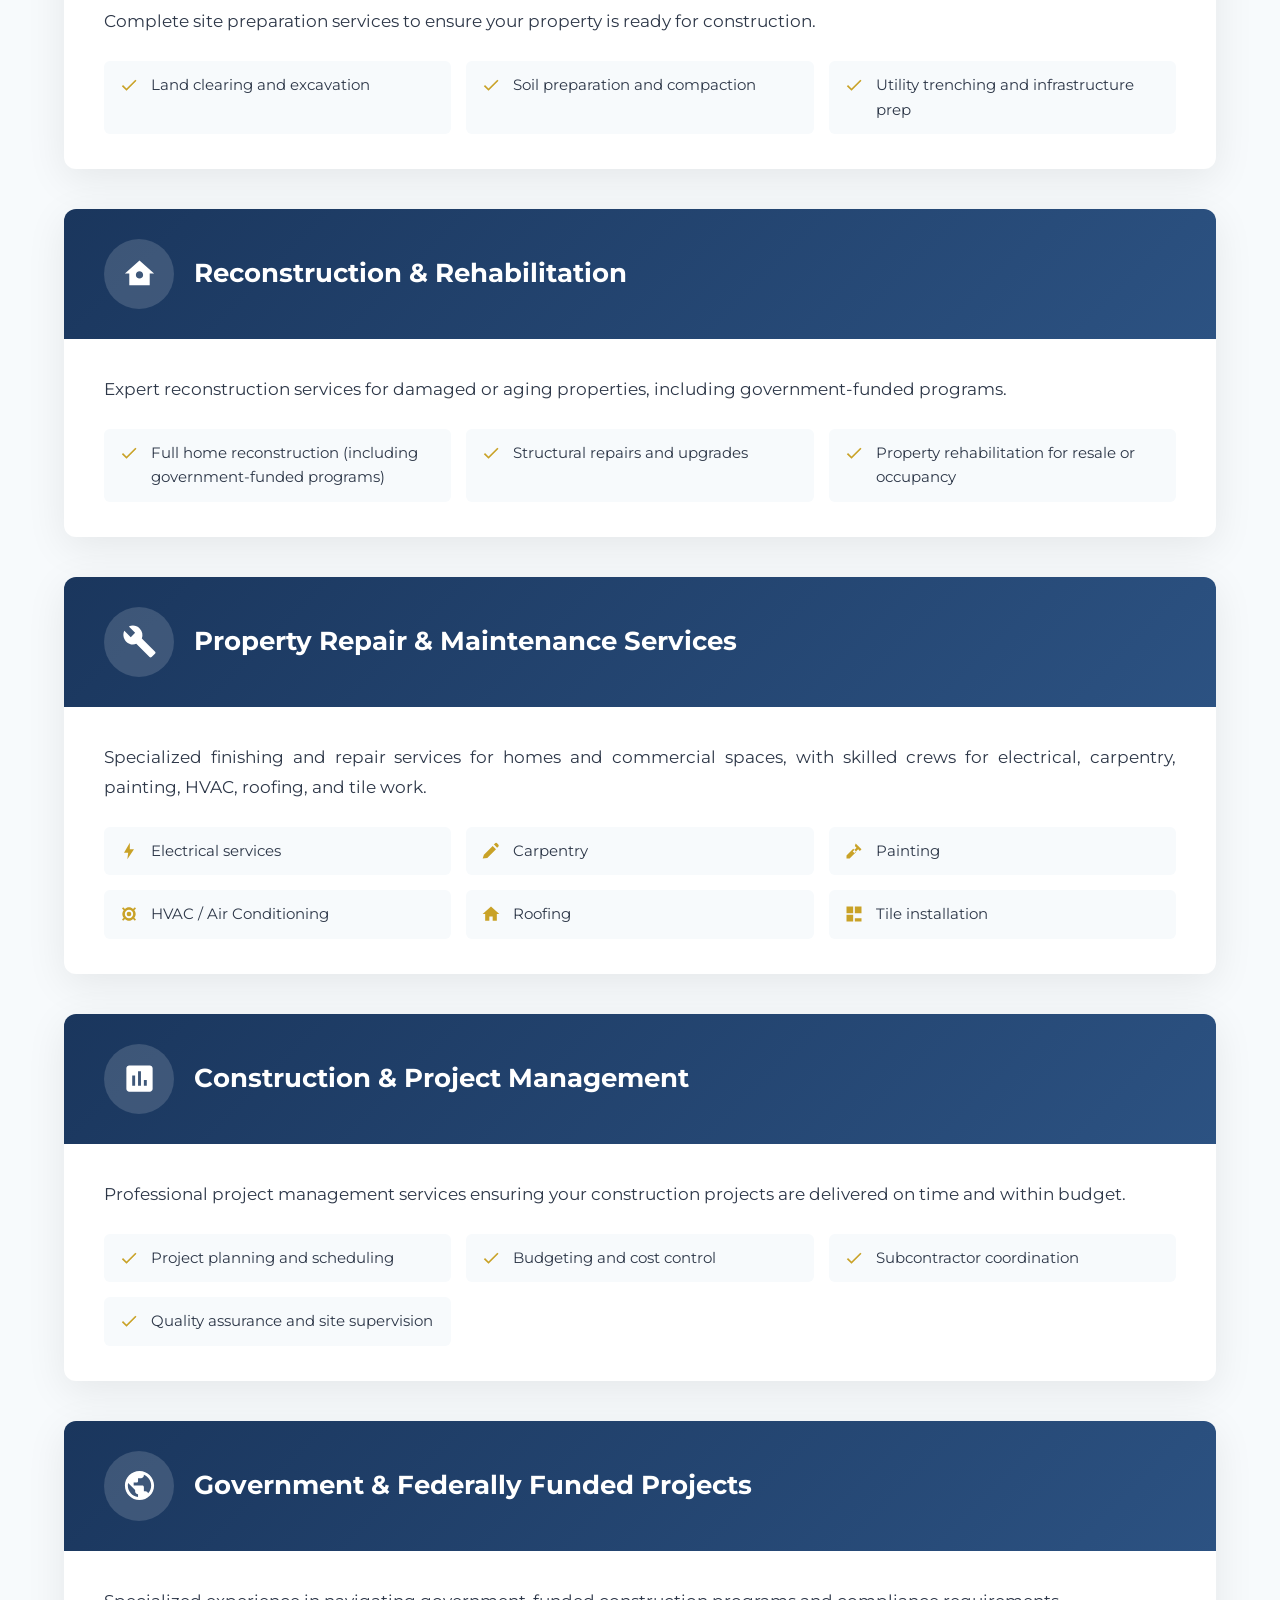
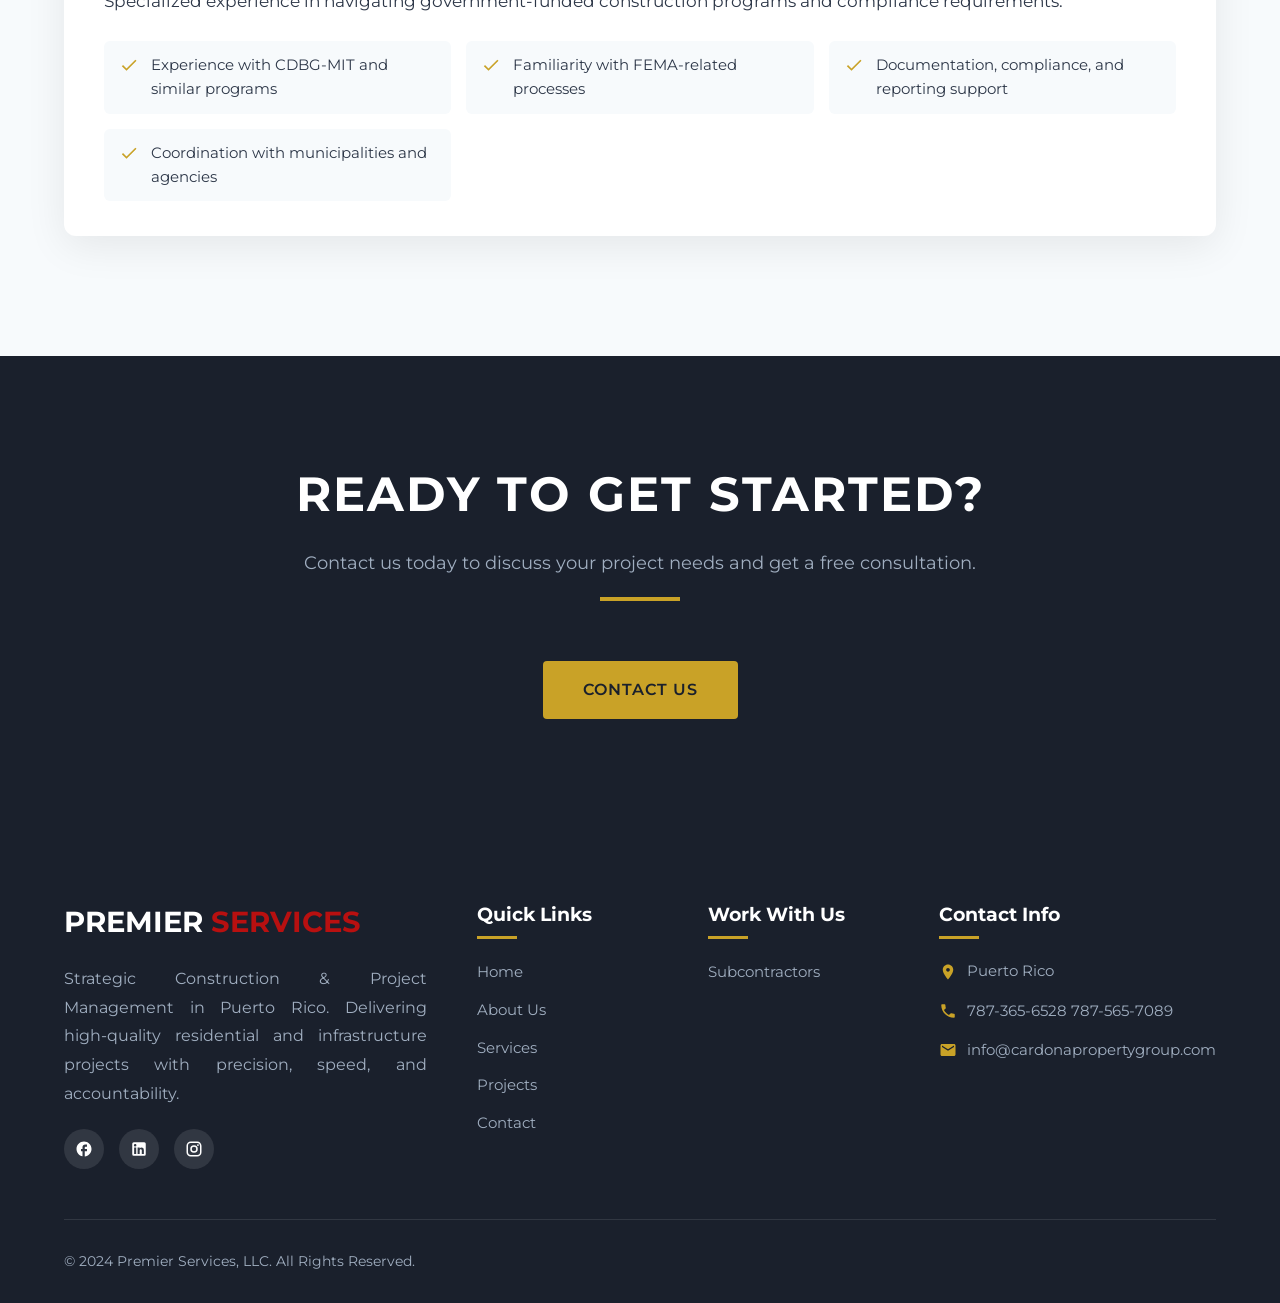
<file: services.html>
<!DOCTYPE html>
<html lang="en">
<head>
  <meta charset="UTF-8">
  <meta name="viewport" content="width=device-width, initial-scale=1.0">
  <title>Services | Premier Services, LLC</title>
  <meta name="description" content="Premier Services, LLC offers comprehensive construction services including residential construction, demolition, site development, reconstruction, and project management in Puerto Rico.">
  <meta name="google-site-verification" content="0P9vt8BvN9106fGLb3oUlvXr18IMX6AVUsGuCBcf8CA" />
  <link rel="stylesheet" href="styles.css">
  <link href="https://fonts.googleapis.com/css2?family=Montserrat:wght@400;500;600;700;800&display=swap" rel="stylesheet">
  <style>
    body { font-family: 'Montserrat', sans-serif; }
    
    .service-detail-section {
      padding: 80px 5%;
      background: var(--light-bg);
    }
    
    .service-detail-card {
      background: var(--white);
      border-radius: 12px;
      overflow: hidden;
      box-shadow: 0 10px 40px rgba(0,0,0,0.08);
      margin-bottom: 40px;
      transition: all 0.3s ease;
    }
    
    .service-detail-card:hover {
      transform: translateY(-5px);
      box-shadow: 0 20px 50px rgba(0,0,0,0.12);
    }
    
    .service-detail-header {
      background: linear-gradient(135deg, var(--primary-color) 0%, var(--primary-light) 100%);
      padding: 30px 40px;
      display: flex;
      align-items: center;
      gap: 20px;
    }
    
    .service-detail-icon {
      width: 70px;
      height: 70px;
      background: rgba(255,255,255,0.15);
      border-radius: 50%;
      display: flex;
      align-items: center;
      justify-content: center;
      flex-shrink: 0;
    }
    
    .service-detail-icon svg {
      width: 35px;
      height: 35px;
      fill: var(--white);
    }
    
    .service-detail-header h3 {
      color: var(--white);
      font-size: 1.6rem;
      font-weight: 700;
      margin: 0;
    }
    
    .service-detail-body {
      padding: 35px 40px;
    }
    
    .service-detail-body p {
      font-size: 1.05rem;
      color: var(--text-dark);
      line-height: 1.8;
      margin-bottom: 25px;
    }
    
    .service-list {
      display: grid;
      grid-template-columns: repeat(auto-fit, minmax(280px, 1fr));
      gap: 15px;
    }
    
    .service-list-item {
      display: flex;
      align-items: flex-start;
      gap: 12px;
      padding: 12px 15px;
      background: var(--light-bg);
      border-radius: 6px;
      font-size: 0.95rem;
      color: var(--text-dark);
      transition: all 0.3s ease;
    }
    
    .service-list-item:hover {
      background: var(--primary-color);
      color: var(--white);
    }
    
    .service-list-item svg {
      width: 20px;
      height: 20px;
      fill: var(--secondary-color);
      flex-shrink: 0;
      margin-top: 2px;
    }

    .service-list-item span {
      flex: 1;
    }
    
    .service-list-item:hover svg {
      fill: var(--secondary-color);
    }
    
    @media (max-width: 768px) {
      .service-detail-header {
        padding: 20px;
        flex-direction: column;
        text-align: center;
      }
      
      .service-detail-header h3 {
        font-size: 1.3rem;
      }
      
      .service-detail-body {
        padding: 25px 20px;
      }
    }
  </style>
<script src="https://sites.super.myninja.ai/_assets/ninja-daytona-script.js"></script>
</head>
<body>
  <!-- Navigation -->
  <nav class="navbar" id="navbar">
    <div class="nav-container">
      <a href="index.html" class="logo">
        <picture>
          <source media="(max-width: 768px)" srcset="logoNEW.svg">
          <img src="PCG_logo_vector.svg" alt="Logo" class="logo-img">
        </picture>
      </a>
      
      <ul class="nav-menu" id="navMenu">
        <li class="nav-item">
          <a href="index.html" class="nav-link" data-en="Home" data-es="Inicio">Home</a>
        </li>
        <li class="nav-item dropdown">
          <a href="#" class="nav-link dropdown-toggle" data-en="Who We Are" data-es="Quiénes Somos">Who We Are</a>
          <div class="dropdown-menu">
            <a href="about.html" data-en="Mission & Core Values" data-es="Misión y Valores">Mission & Core Values</a>
            <a href="leadership.html" data-en="Leadership" data-es="Liderazgo">Leadership</a>
            <a href="projects.html" data-en="Projects" data-es="Proyectos">Projects</a>
          </div>
        </li>
        <li class="nav-item">
          <a href="services.html" class="nav-link active" data-en="Services" data-es="Servicios">Services</a>
        </li>
        <li class="nav-item dropdown">
          <a href="#" class="nav-link dropdown-toggle" data-en="Work With Us" data-es="Trabaja con Nosotros">Work With Us</a>
          <div class="dropdown-menu">
            <a href="subcontractors.html" data-en="Subcontractors" data-es="Subcontratistas">Subcontractors</a>
          </div>
        </li>
        <li class="nav-item">
          <a href="contact.html" class="nav-link" data-en="Contact" data-es="Contacto">Contact</a>
        </li>
      </ul>
      
      <div class="lang-toggle">
        <button class="lang-btn active" data-lang="en">EN</button>
        <button class="lang-btn" data-lang="es">ES</button>
      </div>
      
      <div class="hamburger" id="hamburger">
        <span></span>
        <span></span>
        <span></span>
      </div>
    </div>
  </nav>

  <!-- Page Header -->
  <section class="page-header">
    <div class="page-header-bg">
      <img src="imgs/servicespic.jpeg" alt="Construction Services">
    </div>
    <div class="page-header-content">
      <h1 data-en="Our Services" data-es="Nuestros Servicios">Our Services</h1>
      <p data-en="Comprehensive construction and project management solutions" data-es="Soluciones integrales de construcción y gestión de proyectos">Comprehensive construction and project management solutions</p>
    </div>
  </section>

  <!-- Services Detail Section -->
  <section class="service-detail-section">
    <div class="container">
      
      <!-- Construction Services -->
      <div class="service-detail-card">
        <div class="service-detail-header">
          <div class="service-detail-icon">
            <svg viewBox="0 0 24 24"><path d="M12 3L2 12h3v8h6v-6h2v6h6v-8h3L12 3z"/></svg>
          </div>
          <h3 data-en="Construction Services" data-es="Servicios de Construcción">Construction Services</h3>
        </div>
        <div class="service-detail-body">
          <p data-en="Full-service residential construction from foundation to finish. We deliver quality craftsmanship on every project." data-es="Construcción residencial de servicio completo desde la fundación hasta el acabado. Entregamos artesanía de calidad en cada proyecto.">Full-service residential construction from foundation to finish. We deliver quality craftsmanship on every project.</p>
          <div class="service-list">
            <div class="service-list-item">
              <svg viewBox="0 0 24 24"><path d="M9 16.17L4.83 12l-1.42 1.41L9 19 21 7l-1.41-1.41z"/></svg>
              <span data-en="Ground-up residential construction" data-es="Construcción residencial desde cero">Ground-up residential construction</span>
            </div>
            <div class="service-list-item">
              <svg viewBox="0 0 24 24"><path d="M9 16.17L4.83 12l-1.42 1.41L9 19 21 7l-1.41-1.41z"/></svg>
              <span data-en="Structural concrete, foundations, and framing" data-es="Hormigón estructural, cimientos y entramado">Structural concrete, foundations, and framing</span>
            </div>
            <div class="service-list-item">
              <svg viewBox="0 0 24 24"><path d="M9 16.17L4.83 12l-1.42 1.41L9 19 21 7l-1.41-1.41z"/></svg>
              <span data-en="Roofing systems and exterior work" data-es="Sistemas de techado y trabajo exterior">Roofing systems and exterior work</span>
            </div>
            <div class="service-list-item">
              <svg viewBox="0 0 24 24"><path d="M9 16.17L4.83 12l-1.42 1.41L9 19 21 7l-1.41-1.41z"/></svg>
              <span data-en="Interior finishes (tile, painting, carpentry)" data-es="Acabados interiores (baldosas, pintura, carpintería)">Interior finishes (tile, painting, carpentry)</span>
            </div>
          </div>
        </div>
      </div>

      <!-- Demolition & Debris Removal -->
      <div class="service-detail-card">
        <div class="service-detail-header">
          <div class="service-detail-icon">
            <svg viewBox="0 0 24 24"><path d="M6 19c0 1.1.9 2 2 2h8c1.1 0 2-.9 2-2V7H6v12zM19 4h-3.5l-1-1h-5l-1 1H5v2h14V4z"/></svg>
          </div>
          <h3 data-en="Demolition & Debris Removal" data-es="Demolición y Remoción de Escombros">Demolition & Debris Removal</h3>
        </div>
        <div class="service-detail-body">
          <p data-en="Safe, efficient demolition services with complete site preparation for your next construction phase." data-es="Servicios de demolición seguros y eficientes con preparación completa del sitio para su próxima fase de construcción.">Safe, efficient demolition services with complete site preparation for your next construction phase.</p>
          <div class="service-list">
            <div class="service-list-item">
              <svg viewBox="0 0 24 24"><path d="M9 16.17L4.83 12l-1.42 1.41L9 19 21 7l-1.41-1.41z"/></svg>
              <span data-en="Selective and full structural demolition" data-es="Demolición selectiva y estructural completa">Selective and full structural demolition</span>
            </div>
            <div class="service-list-item">
              <svg viewBox="0 0 24 24"><path d="M9 16.17L4.83 12l-1.42 1.41L9 19 21 7l-1.41-1.41z"/></svg>
              <span data-en="Interior demolition (kitchens, bathrooms, partitions)" data-es="Demolición interior (cocinas, baños, particiones)">Interior demolition (kitchens, bathrooms, partitions)</span>
            </div>
            <div class="service-list-item">
              <svg viewBox="0 0 24 24"><path d="M9 16.17L4.83 12l-1.42 1.41L9 19 21 7l-1.41-1.41z"/></svg>
              <span data-en="Site clearing and debris removal" data-es="Limpieza de sitios y remoción de escombros">Site clearing and debris removal</span>
            </div>
            <div class="service-list-item">
              <svg viewBox="0 0 24 24"><path d="M9 16.17L4.83 12l-1.42 1.41L9 19 21 7l-1.41-1.41z"/></svg>
              <span data-en="Hauling and disposal coordination" data-es="Coordinación de transporte y eliminación">Hauling and disposal coordination</span>
            </div>
            <div class="service-list-item">
              <svg viewBox="0 0 24 24"><path d="M9 16.17L4.83 12l-1.42 1.41L9 19 21 7l-1.41-1.41z"/></svg>
              <span data-en="Preparation for reconstruction and development" data-es="Preparación para reconstrucción y desarrollo">Preparation for reconstruction and development</span>
            </div>
          </div>
        </div>
      </div>

      <!-- Site Development -->
      <div class="service-detail-card">
        <div class="service-detail-header">
          <div class="service-detail-icon">
            <svg viewBox="0 0 24 24"><path d="M19 3H5c-1.1 0-2 .9-2 2v14c0 1.1.9 2 2 2h14c1.1 0 2-.9 2-2V5c0-1.1-.9-2-2-2zm-7 14l-5-5 1.41-1.41L12 14.17l4.59-4.58L18 11l-6 6z"/></svg>
          </div>
          <h3 data-en="Site Development" data-es="Desarrollo de Sitios">Site Development</h3>
        </div>
        <div class="service-detail-body">
          <p data-en="Complete site preparation services to ensure your property is ready for construction." data-es="Servicios completos de preparación de sitios para asegurar que su propiedad esté lista para la construcción.">Complete site preparation services to ensure your property is ready for construction.</p>
          <div class="service-list">
            <div class="service-list-item">
              <svg viewBox="0 0 24 24"><path d="M9 16.17L4.83 12l-1.42 1.41L9 19 21 7l-1.41-1.41z"/></svg>
              <span data-en="Land clearing and excavation" data-es="Limpieza de terrenos y excavación">Land clearing and excavation</span>
            </div>
            <div class="service-list-item">
              <svg viewBox="0 0 24 24"><path d="M9 16.17L4.83 12l-1.42 1.41L9 19 21 7l-1.41-1.41z"/></svg>
              <span data-en="Soil preparation and compaction" data-es="Preparación y compactación de suelo">Soil preparation and compaction</span>
            </div>
            <div class="service-list-item">
              <svg viewBox="0 0 24 24"><path d="M9 16.17L4.83 12l-1.42 1.41L9 19 21 7l-1.41-1.41z"/></svg>
              <span data-en="Utility trenching and infrastructure prep" data-es="Zanjas para servicios públicos y preparación de infraestructura">Utility trenching and infrastructure prep</span>
            </div>
          </div>
        </div>
      </div>

      <!-- Reconstruction & Rehabilitation -->
      <div class="service-detail-card">
        <div class="service-detail-header">
          <div class="service-detail-icon">
            <svg viewBox="0 0 24 24"><path d="M12 3L2 12h3v8h14v-8h3L12 3zm0 12.5c-1.38 0-2.5-1.12-2.5-2.5s1.12-2.5 2.5-2.5 2.5 1.12 2.5 2.5-1.12 2.5-2.5 2.5z"/></svg>
          </div>
          <h3 data-en="Reconstruction & Rehabilitation" data-es="Reconstrucción y Rehabilitación">Reconstruction & Rehabilitation</h3>
        </div>
        <div class="service-detail-body">
          <p data-en="Expert reconstruction services for damaged or aging properties, including government-funded programs." data-es="Servicios expertos de reconstrucción para propiedades dañadas o envejecidas, incluyendo programas financiados por el gobierno.">Expert reconstruction services for damaged or aging properties, including government-funded programs.</p>
          <div class="service-list">
            <div class="service-list-item">
              <svg viewBox="0 0 24 24"><path d="M9 16.17L4.83 12l-1.42 1.41L9 19 21 7l-1.41-1.41z"/></svg>
              <span data-en="Full home reconstruction (including government-funded programs)" data-es="Reconstrucción completa de viviendas (incluyendo programas financiados por el gobierno)">Full home reconstruction (including government-funded programs)</span>
            </div>
            <div class="service-list-item">
              <svg viewBox="0 0 24 24"><path d="M9 16.17L4.83 12l-1.42 1.41L9 19 21 7l-1.41-1.41z"/></svg>
              <span data-en="Structural repairs and upgrades" data-es="Reparaciones y mejoras estructurales">Structural repairs and upgrades</span>
            </div>
            <div class="service-list-item">
              <svg viewBox="0 0 24 24"><path d="M9 16.17L4.83 12l-1.42 1.41L9 19 21 7l-1.41-1.41z"/></svg>
              <span data-en="Property rehabilitation for resale or occupancy" data-es="Rehabilitación de propiedades para reventa u ocupación">Property rehabilitation for resale or occupancy</span>
            </div>
          </div>
        </div>
      </div>

      <!-- Property Repair & Maintenance -->
      <div class="service-detail-card">
        <div class="service-detail-header">
          <div class="service-detail-icon">
            <svg viewBox="0 0 24 24"><path d="M22.7 19l-9.1-9.1c.9-2.3.4-5-1.5-6.9-2-2-5-2.4-7.4-1.3L9 6 6 9 1.6 4.7C.4 7.1.9 10.1 2.9 12.1c1.9 1.9 4.6 2.4 6.9 1.5l9.1 9.1c.4.4 1 .4 1.4 0l2.3-2.3c.5-.4.5-1.1.1-1.4z"/></svg>
          </div>
          <h3 data-en="Property Repair & Maintenance Services" data-es="Servicios de Reparación y Mantenimiento de Propiedades">Property Repair & Maintenance Services</h3>
        </div>
        <div class="service-detail-body">
          <p data-en="Specialized finishing and repair services for homes and commercial spaces, with skilled crews for electrical, carpentry, painting, HVAC, roofing, and tile work." data-es="Servicios especializados de acabados y reparaciones para hogares y espacios comerciales, con personal capacitado en electricidad, carpintería, pintura, HVAC, roofing y colocación de losetas.">Specialized finishing and repair services for homes and commercial spaces, with skilled crews for electrical, carpentry, painting, HVAC, roofing, and tile work.</p>
          <div class="service-list">
            <div class="service-list-item">
              <svg viewBox="0 0 24 24"><path d="M13 2L6 14h5l-1 8 8-12h-5l0-8z"/></svg>
              <span data-en="Electrical services" data-es="Servicios eléctricos">Electrical services</span>
            </div>
            <div class="service-list-item">
              <svg viewBox="0 0 24 24"><path d="M2 21l1.5-4.5L14 6l4 4-10.5 10.5L2 21zm13.3-16.7l1.4-1.4a2 2 0 0 1 2.8 0l1.2 1.2a2 2 0 0 1 0 2.8L19.3 8l-4-4z"/></svg>
              <span data-en="Carpentry" data-es="Carpintería">Carpentry</span>
            </div>
            <div class="service-list-item">
              <svg viewBox="0 0 24 24"><path d="M14 3l7 7-2 2-2-2-4.5 4.5-2-2L15 8 13 6l1-3zM3 17.25V21h3.75l8.06-8.06-3.75-3.75L3 17.25z"/></svg>
              <span data-en="Painting" data-es="Pintura">Painting</span>
            </div>
            <div class="service-list-item">
              <svg viewBox="0 0 24 24"><path d="M12 4c-1.9 0-3.6.8-4.8 2.1L5 4 3.6 5.4l2.1 2.1C4.6 8.7 4 10.3 4 12s.6 3.3 1.7 4.5l-2.1 2.1L5 20l2.2-2.1C8.4 19.2 10.1 20 12 20s3.6-.8 4.8-2.1L19 20l1.4-1.4-2.1-2.1C19.4 15.3 20 13.7 20 12s-.6-3.3-1.7-4.5l2.1-2.1L19 4l-2.2 2.1C15.6 4.8 13.9 4 12 4zm0 3a5 5 0 1 1 0 10 5 5 0 0 1 0-10zm0 2.2A2.8 2.8 0 1 0 12 14.8 2.8 2.8 0 0 0 12 9.2z"/></svg>
              <span data-en="HVAC / Air Conditioning" data-es="HVAC / Aire Acondicionado">HVAC / Air Conditioning</span>
            </div>
            <div class="service-list-item">
              <svg viewBox="0 0 24 24"><path d="M12 3L2 12h3v8h5v-5h4v5h5v-8h3L12 3z"/></svg>
              <span data-en="Roofing" data-es="Roofing">Roofing</span>
            </div>
            <div class="service-list-item">
              <svg viewBox="0 0 24 24"><path d="M3 3h8v8H3V3zm10 0h8v8h-8V3zM3 13h8v8H3v-8zm10 4h8v4h-8v-4z"/></svg>
              <span data-en="Tile installation" data-es="Instalación de losetas">Tile installation</span>
            </div>
          </div>
        </div>
      </div>

      <!-- Construction & Project Management -->
      <div class="service-detail-card">
        <div class="service-detail-header">
          <div class="service-detail-icon">
            <svg viewBox="0 0 24 24"><path d="M19 3H5c-1.1 0-2 .9-2 2v14c0 1.1.9 2 2 2h14c1.1 0 2-.9 2-2V5c0-1.1-.9-2-2-2zM9 17H7v-7h2v7zm4 0h-2V7h2v10zm4 0h-2v-4h2v4z"/></svg>
          </div>
          <h3 data-en="Construction & Project Management" data-es="Gestión de Construcción y Proyectos">Construction & Project Management</h3>
        </div>
        <div class="service-detail-body">
          <p data-en="Professional project management services ensuring your construction projects are delivered on time and within budget." data-es="Servicios profesionales de gestión de proyectos asegurando que sus proyectos de construcción sean entregados a tiempo y dentro del presupuesto.">Professional project management services ensuring your construction projects are delivered on time and within budget.</p>
          <div class="service-list">
            <div class="service-list-item">
              <svg viewBox="0 0 24 24"><path d="M9 16.17L4.83 12l-1.42 1.41L9 19 21 7l-1.41-1.41z"/></svg>
              <span data-en="Project planning and scheduling" data-es="Planificación y programación de proyectos">Project planning and scheduling</span>
            </div>
            <div class="service-list-item">
              <svg viewBox="0 0 24 24"><path d="M9 16.17L4.83 12l-1.42 1.41L9 19 21 7l-1.41-1.41z"/></svg>
              <span data-en="Budgeting and cost control" data-es="Presupuestación y control de costos">Budgeting and cost control</span>
            </div>
            <div class="service-list-item">
              <svg viewBox="0 0 24 24"><path d="M9 16.17L4.83 12l-1.42 1.41L9 19 21 7l-1.41-1.41z"/></svg>
              <span data-en="Subcontractor coordination" data-es="Coordinación de subcontratistas">Subcontractor coordination</span>
            </div>
            <div class="service-list-item">
              <svg viewBox="0 0 24 24"><path d="M9 16.17L4.83 12l-1.42 1.41L9 19 21 7l-1.41-1.41z"/></svg>
              <span data-en="Quality assurance and site supervision" data-es="Aseguramiento de calidad y supervisión de sitio">Quality assurance and site supervision</span>
            </div>
          </div>
        </div>
      </div>

      <!-- Government & Federally Funded Projects -->
      <div class="service-detail-card">
        <div class="service-detail-header">
          <div class="service-detail-icon">
            <svg viewBox="0 0 24 24"><path d="M12 2C6.48 2 2 6.48 2 12s4.48 10 10 10 10-4.48 10-10S17.52 2 12 2zm-1 17.93c-3.95-.49-7-3.85-7-7.93 0-.62.08-1.21.21-1.79L9 15v1c0 1.1.9 2 2 2v1.93zm6.9-2.54c-.26-.81-1-1.39-1.9-1.39h-1v-3c0-.55-.45-1-1-1H8v-2h2c.55 0 1-.45 1-1V7h2c1.1 0 2-.9 2-2v-.41c2.93 1.19 5 4.06 5 7.41 0 2.08-.8 3.97-2.1 5.39z"/></svg>
          </div>
          <h3 data-en="Government & Federally Funded Projects" data-es="Proyectos Gubernamentales y Financiados Federalmente">Government & Federally Funded Projects</h3>
        </div>
        <div class="service-detail-body">
          <p data-en="Specialized experience in navigating government-funded construction programs and compliance requirements." data-es="Experiencia especializada en navegar programas de construcción financiados por el gobierno y requisitos de cumplimiento.">Specialized experience in navigating government-funded construction programs and compliance requirements.</p>
          <div class="service-list">
            <div class="service-list-item">
              <svg viewBox="0 0 24 24"><path d="M9 16.17L4.83 12l-1.42 1.41L9 19 21 7l-1.41-1.41z"/></svg>
              <span data-en="Experience with CDBG-MIT and similar programs" data-es="Experiencia con CDBG-MIT y programas similares">Experience with CDBG-MIT and similar programs</span>
            </div>
            <div class="service-list-item">
              <svg viewBox="0 0 24 24"><path d="M9 16.17L4.83 12l-1.42 1.41L9 19 21 7l-1.41-1.41z"/></svg>
              <span data-en="Familiarity with FEMA-related processes" data-es="Familiaridad con procesos relacionados a FEMA">Familiarity with FEMA-related processes</span>
            </div>
            <div class="service-list-item">
              <svg viewBox="0 0 24 24"><path d="M9 16.17L4.83 12l-1.42 1.41L9 19 21 7l-1.41-1.41z"/></svg>
              <span data-en="Documentation, compliance, and reporting support" data-es="Documentación, cumplimiento y soporte de informes">Documentation, compliance, and reporting support</span>
            </div>
            <div class="service-list-item">
              <svg viewBox="0 0 24 24"><path d="M9 16.17L4.83 12l-1.42 1.41L9 19 21 7l-1.41-1.41z"/></svg>
              <span data-en="Coordination with municipalities and agencies" data-es="Coordinación con municipios y agencias">Coordination with municipalities and agencies</span>
            </div>
          </div>
        </div>
      </div>

    </div>
  </section>

  <!-- CTA Section -->
  <section class="section section-dark">
    <div class="container">
      <div class="section-header">
        <h2 class="section-title" data-en="Ready to Get Started?" data-es="¿Listo para Comenzar?">Ready to Get Started?</h2>
        <p class="section-subtitle" data-en="Contact us today to discuss your project needs and get a free consultation." data-es="Contáctenos hoy para discutir las necesidades de su proyecto y obtener una consulta gratuita.">Contact us today to discuss your project needs and get a free consultation.</p>
        <div class="section-line"></div>
      </div>
      
      <div style="text-align: center; margin-top: 30px;">
        <a href="contact.html" class="hero-btn" data-en="Contact Us" data-es="Contáctenos">Contact Us</a>
      </div>
    </div>
  </section>

  <!-- Footer -->
  <footer class="footer">
    <div class="footer-grid">
      <div class="footer-about">
        <h3>PREMIER <span>SERVICES</span></h3>
        <p data-en="Strategic Construction & Project Management in Puerto Rico. Delivering high-quality residential and infrastructure projects with precision, speed, and accountability." data-es="Construcción Estratégica y Gestión de Proyectos en Puerto Rico. Entregando proyectos residenciales y de infraestructura de alta calidad con precisión, velocidad y responsabilidad.">Strategic Construction & Project Management in Puerto Rico. Delivering high-quality residential and infrastructure projects with precision, speed, and accountability.</p>
        <div class="footer-social">
          <a href="#"><svg viewBox="0 0 24 24"><path d="M22 12c0-5.52-4.48-10-10-10S2 6.48 2 12c0 4.84 3.44 8.87 8 9.8V15H8v-3h2V9.5C10 7.57 11.57 6 13.5 6H16v3h-2c-.55 0-1 .45-1 1v2h3v3h-3v6.95c5.05-.5 9-4.76 9-9.95z"/></svg></a>
          <a href="#"><svg viewBox="0 0 24 24"><path d="M19 3a2 2 0 0 1 2 2v14a2 2 0 0 1-2 2H5a2 2 0 0 1-2-2V5a2 2 0 0 1 2-2h14m-.5 15.5v-5.3a3.26 3.26 0 0 0-3.26-3.26c-.85 0-1.84.52-2.32 1.3v-1.11h-2.79v8.37h2.79v-4.93c0-.77.62-1.4 1.39-1.4a1.4 1.4 0 0 1 1.4 1.4v4.93h2.79M6.88 8.56a1.68 1.68 0 0 0 1.68-1.68c0-.93-.75-1.69-1.68-1.69a1.69 1.69 0 0 0-1.69 1.69c0 .93.76 1.68 1.69 1.68m1.39 9.94v-8.37H5.5v8.37h2.77z"/></svg></a>
          <a href="#"><svg viewBox="0 0 24 24"><path d="M7.8 2h8.4C19.4 2 22 4.6 22 7.8v8.4a5.8 5.8 0 0 1-5.8 5.8H7.8C4.6 22 2 19.4 2 16.2V7.8A5.8 5.8 0 0 1 7.8 2m-.2 2A3.6 3.6 0 0 0 4 7.6v8.8C4 18.39 5.61 20 7.6 20h8.8a3.6 3.6 0 0 0 3.6-3.6V7.6C20 5.61 18.39 4 16.4 4H7.6m9.65 1.5a1.25 1.25 0 0 1 1.25 1.25A1.25 1.25 0 0 1 17.25 8 1.25 1.25 0 0 1 16 6.75a1.25 1.25 0 0 1 1.25-1.25M12 7a5 5 0 0 1 5 5 5 5 0 0 1-5 5 5 5 0 0 1-5-5 5 5 0 0 1 5-5m0 2a3 3 0 0 0-3 3 3 3 0 0 0 3 3 3 3 0 0 0 3-3 3 3 0 0 0-3-3z"/></svg></a>
        </div>
      </div>
      
      <div class="footer-links">
        <h4 data-en="Quick Links" data-es="Enlaces Rápidos">Quick Links</h4>
        <ul>
          <li><a href="index.html" data-en="Home" data-es="Inicio">Home</a></li>
          <li><a href="about.html" data-en="About Us" data-es="Sobre Nosotros">About Us</a></li>
          <li><a href="services.html" data-en="Services" data-es="Servicios">Services</a></li>
          <li><a href="projects.html" data-en="Projects" data-es="Proyectos">Projects</a></li>
          <li><a href="contact.html" data-en="Contact" data-es="Contacto">Contact</a></li>
        </ul>
      </div>
      
      <div class="footer-links">
        <h4 data-en="Work With Us" data-es="Trabaja con Nosotros">Work With Us</h4>
        <ul>
          <li><a href="subcontractors.html" data-en="Subcontractors" data-es="Subcontratistas">Subcontractors</a></li>
        </ul>
      </div>
      
      <div class="footer-links footer-contact">
        <h4 data-en="Contact Info" data-es="Información de Contacto">Contact Info</h4>
        <p>
          <svg viewBox="0 0 24 24"><path d="M12 2C8.13 2 5 5.13 5 9c0 5.25 7 13 7 13s7-7.75 7-13c0-3.87-3.13-7-7-7zm0 9.5c-1.38 0-2.5-1.12-2.5-2.5s1.12-2.5 2.5-2.5 2.5 1.12 2.5 2.5-1.12 2.5-2.5 2.5z"/></svg>
          <span data-en="Puerto Rico" data-es="Puerto Rico">Puerto Rico</span>
        </p>
        <p>
          <svg viewBox="0 0 24 24"><path d="M6.62 10.79c1.44 2.83 3.76 5.14 6.59 6.59l2.2-2.2c.27-.27.67-.36 1.02-.24 1.12.37 2.33.57 3.57.57.55 0 1 .45 1 1V20c0 .55-.45 1-1 1-9.39 0-17-7.61-17-17 0-.55.45-1 1-1h3.5c.55 0 1 .45 1 1 0 1.25.2 2.45.57 3.57.11.35.03.74-.25 1.02l-2.2 2.2z"/></svg>
          <span>787-365-6528   787-565-7089</span>
        </p>
        <p>
          <svg viewBox="0 0 24 24"><path d="M20 4H4c-1.1 0-1.99.9-1.99 2L2 18c0 1.1.9 2 2 2h16c1.1 0 2-.9 2-2V6c0-1.1-.9-2-2-2zm0 4l-8 5-8-5V6l8 5 8-5v2z"/></svg>
          <span>info@cardonapropertygroup.com</span>
        </p>
      </div>
    </div>
    
    <div class="footer-bottom">
      <p>© 2024 Premier Services, LLC. <span data-en="All Rights Reserved." data-es="Todos los Derechos Reservados.">All Rights Reserved.</span></p>
    </div>
  </footer>

  <script>
    // Language Toggle
    let currentLang = 'en';
    
    function setLanguage(lang) {
      currentLang = lang;
      document.querySelectorAll('[data-' + lang + ']').forEach(el => {
        el.textContent = el.getAttribute('data-' + lang);
      });
      
      document.querySelectorAll('.lang-btn').forEach(btn => {
        btn.classList.toggle('active', btn.dataset.lang === lang);
      });
    }
    
    document.querySelectorAll('.lang-btn').forEach(btn => {
      btn.addEventListener('click', () => setLanguage(btn.dataset.lang));
    });

    // Navbar scroll effect
    window.addEventListener('scroll', () => {
      document.getElementById('navbar').classList.toggle('scrolled', window.scrollY > 50);
    });

    // Mobile menu toggle
    document.getElementById('hamburger').addEventListener('click', () => {
      const navMenu = document.getElementById('navMenu');
      navMenu.classList.toggle('active');

      if (!navMenu.classList.contains('active')) {
        document.querySelectorAll('.dropdown.open').forEach(dropdown => dropdown.classList.remove('open'));
      }
    });

    document.querySelectorAll('.dropdown-toggle').forEach(toggle => {
      toggle.addEventListener('click', event => {
        if (window.innerWidth <= 992) {
          event.preventDefault();
          const dropdown = toggle.closest('.dropdown');
          const isOpen = dropdown.classList.toggle('open');

          if (isOpen) {
            document.querySelectorAll('.dropdown.open').forEach(otherDropdown => {
              if (otherDropdown !== dropdown) {
                otherDropdown.classList.remove('open');
              }
            });
          }
        }
      });
    });
  </script>
</body>
</html>
</file>
<file: styles.css>
/* ============================================
   Premier Services, LLC - Main Stylesheet
   ============================================ */

/* CSS Variables */
:root {
  --primary-color: #1a365d;
  --primary-light: #2c5282;
  --secondary-color: #c9a227;
  --accent-color: #e53e3e;
  --dark-bg: #1a202c;
  --light-bg: #f7fafc;
  --white: #ffffff;
  --text-dark: #2d3748;
  --text-light: #a0aec0;
  --border-color: #e2e8f0;
  --shadow: 0 4px 6px -1px rgba(0, 0, 0, 0.1), 0 2px 4px -1px rgba(0, 0, 0, 0.06);
  --shadow-lg: 0 10px 15px -3px rgba(0, 0, 0, 0.1), 0 4px 6px -2px rgba(0, 0, 0, 0.05);
  --transition: all 0.3s ease;
}

/* Reset & Base */
* {
  margin: 0;
  padding: 0;
  box-sizing: border-box;
}

html {
  scroll-behavior: smooth;
}

body {
  font-family: 'Segoe UI', Tahoma, Geneva, Verdana, sans-serif;
  line-height: 1.6;
  color: var(--text-dark);
  background-color: var(--white);
  overflow-x: hidden;
}

p {
  text-align: justify;
  text-justify: inter-word;
}

a {
  text-decoration: none;
  color: inherit;
  transition: var(--transition);
}

ul {
  list-style: none;
}

img {
  max-width: 100%;
  height: auto;
  display: block;
}

/* ============================================
   Navigation
   ============================================ */
.navbar {
  position: fixed;
  top: 0;
  left: 0;
  right: 0;
  z-index: 1000;
  background: var(--white);
  padding: 0 5%;
  transition: var(--transition);
  border-bottom: 1px solid var(--border-color);
}

.navbar.scrolled {
  background: var(--white);
  box-shadow: var(--shadow-lg);
}

.nav-container {
  display: flex;
  justify-content: space-between;
  align-items: center;
  max-width: 1400px;
  margin: 0 auto;
  height: 160px;
}

.logo {
  display: flex;
  align-items: center;
}

.logo img {
  height: 220px;
  width: auto;
  transform: translateZ(0);
  -webkit-transform: translateZ(0);
  backface-visibility: hidden;
  -webkit-backface-visibility: hidden;
}

.logo-text {
  color: var(--text-dark);
  font-size: 1.5rem;
  font-weight: 700;
  letter-spacing: 1px;
}

.logo-text span {
  color: #B81010;
}

.nav-menu {
  display: flex;
  align-items: center;
  gap: 0;
}

.nav-item {
  position: relative;
}

.nav-link {
  display: block;
  padding: 28px 20px;
  color: var(--text-dark);
  font-size: 0.95rem;
  font-weight: 500;
  text-transform: uppercase;
  letter-spacing: 0.5px;
  transition: var(--transition);
}

.nav-link:hover {
  color: var(--secondary-color);
}

.nav-link.active {
  color: var(--secondary-color);
}

/* Dropdown */
.dropdown {
  position: relative;
}

.dropdown-toggle::after {
  content: '▼';
  font-size: 0.6rem;
  margin-left: 8px;
  transition: var(--transition);
}

.dropdown:hover .dropdown-toggle::after {
  transform: rotate(180deg);
}

.dropdown-menu {
  position: absolute;
  top: 100%;
  left: 0;
  min-width: 220px;
  background: var(--white);
  box-shadow: var(--shadow-lg);
  opacity: 0;
  visibility: hidden;
  transform: translateY(10px);
  transition: var(--transition);
  border-top: 3px solid var(--secondary-color);
}

.dropdown:hover .dropdown-menu {
  opacity: 1;
  visibility: visible;
  transform: translateY(0);
}

.dropdown-menu a {
  display: block;
  padding: 14px 20px;
  color: var(--text-dark);
  font-size: 0.9rem;
  border-bottom: 1px solid var(--border-color);
}

.dropdown-menu a:hover {
  background: var(--light-bg);
  color: var(--primary-color);
  padding-left: 25px;
}

/* Language Toggle */
.lang-toggle {
  display: flex;
  align-items: center;
  margin-left: 20px;
  background: rgba(255, 255, 255, 0.1);
  border-radius: 25px;
  padding: 5px;
}

.lang-btn {
  padding: 8px 16px;
  border: none;
  background: transparent;
  color: var(--text-dark);
  font-size: 0.85rem;
  font-weight: 600;
  cursor: pointer;
  border-radius: 20px;
  transition: var(--transition);
}

.lang-btn.active {
  background: var(--secondary-color);
  color: var(--dark-bg);
}

/* Mobile Menu */
.hamburger {
  display: none;
  flex-direction: column;
  gap: 5px;
  cursor: pointer;
  padding: 10px;
}

.hamburger span {
  width: 25px;
  height: 3px;
  background: var(--text-dark);
  transition: var(--transition);
}

/* ============================================
   Hero Section
   ============================================ */
.hero {
  position: relative;
  height: 100vh;
  min-height: 600px;
  overflow: hidden;
}

.hero-slider {
  position: absolute;
  inset: 0;
}

.hero-slide {
  position: absolute;
  inset: 0;
  opacity: 0;
  transition: opacity 1s ease;
}

.hero-slide.active {
  opacity: 1;
}

.hero-slide img {
  width: 100%;
  height: 100%;
  object-fit: cover;
}

.hero-overlay {
  position: absolute;
  inset: 0;
  background: linear-gradient(135deg, rgba(26, 54, 93, 0.85) 0%, rgba(26, 32, 44, 0.7) 100%);
}

.hero-content {
  position: absolute;
  inset: 0;
  display: flex;
  flex-direction: column;
  justify-content: center;
  align-items: center;
  text-align: center;
  padding: 0 5%;
  color: var(--white);
}

.hero-content p,
.page-header p,
.section-header p,
.value-card p {
  text-align: center;
}

.hero-title {
  font-size: clamp(2.5rem, 5vw, 4rem);
  font-weight: 700;
  margin-bottom: 1.5rem;
  text-transform: uppercase;
  letter-spacing: 2px;
  opacity: 0;
  transform: translateY(30px);
  animation: fadeInUp 1s ease forwards;
}

.hero-subtitle {
  font-size: clamp(1.1rem, 2vw, 1.4rem);
  max-width: 800px;
  line-height: 1.8;
  margin-bottom: 2rem;
  opacity: 0;
  transform: translateY(30px);
  animation: fadeInUp 1s ease 0.3s forwards;
}

.hero-btn {
  display: inline-block;
  padding: 16px 40px;
  background: var(--secondary-color);
  color: var(--dark-bg);
  font-size: 1rem;
  font-weight: 600;
  text-transform: uppercase;
  letter-spacing: 1px;
  border-radius: 4px;
  transition: var(--transition);
  opacity: 0;
  transform: translateY(30px);
  animation: fadeInUp 1s ease 0.6s forwards;
}

.hero-btn:hover {
  background: var(--white);
  transform: translateY(-3px);
  box-shadow: var(--shadow-lg);
}

/* Slide Text Container */
.slide-text {
  display: none;
  max-width: 900px;
}

.slide-text.active {
  display: block;
}

/* Hero Navigation */
.hero-nav {
  position: absolute;
  bottom: 50px;
  left: 50%;
  transform: translateX(-50%);
  display: flex;
  gap: 15px;
}

.hero-nav-dot {
  width: 12px;
  height: 12px;
  border-radius: 50%;
  background: rgba(255, 255, 255, 0.4);
  cursor: pointer;
  transition: var(--transition);
}

.hero-nav-dot.active {
  background: var(--secondary-color);
  transform: scale(1.2);
}

/* Scroll Indicator */
.scroll-indicator {
  position: absolute;
  bottom: 30px;
  left: 50%;
  transform: translateX(-50%);
  animation: bounce 2s infinite;
}

.scroll-indicator svg {
  width: 30px;
  height: 30px;
  fill: var(--white);
}

@keyframes bounce {
  0%, 20%, 50%, 80%, 100% { transform: translateX(-50%) translateY(0); }
  40% { transform: translateX(-50%) translateY(-10px); }
  60% { transform: translateX(-50%) translateY(-5px); }
}

@keyframes fadeInUp {
  to {
    opacity: 1;
    transform: translateY(0);
  }
}

/* ============================================
   Page Headers
   ============================================ */
.page-header {
  position: relative;
  height: 50vh;
  min-height: 400px;
  display: flex;
  align-items: center;
  justify-content: center;
  background: linear-gradient(135deg, var(--primary-color) 0%, var(--dark-bg) 100%);
  overflow: hidden;
}

.page-header-bg {
  position: absolute;
  inset: 0;
  opacity: 0.2;
}

.page-header-bg img {
  width: 100%;
  height: 100%;
  object-fit: cover;
}

.page-header-content {
  position: relative;
  text-align: center;
  color: var(--white);
  padding: 0 5%;
}

.page-header h1 {
  font-size: clamp(2.5rem, 5vw, 4rem);
  font-weight: 700;
  text-transform: uppercase;
  letter-spacing: 3px;
  margin-bottom: 1rem;
}

.page-header p {
  font-size: 1.2rem;
  opacity: 0.9;
}

/* ============================================
   Section Styles
   ============================================ */
.section {
  padding: 100px 5%;
  position: relative;
  overflow: hidden;
}

.section-dark {
  background: var(--dark-bg);
  color: var(--white);
}

.section-light {
  background: var(--light-bg);
}

.container {
  max-width: 1400px;
  margin: 0 auto;
}

.section-header {
  text-align: center;
  margin-bottom: 60px;
}

.section-title {
  font-size: clamp(2rem, 4vw, 3rem);
  font-weight: 700;
  color: var(--primary-color);
  margin-bottom: 1rem;
  text-transform: uppercase;
  letter-spacing: 2px;
}

.section-dark .section-title {
  color: var(--white);
}

.section-subtitle {
  font-size: 1.1rem;
  color: var(--text-light);
  max-width: 700px;
  margin: 0 auto;
}

.section-line {
  width: 80px;
  height: 4px;
  background: var(--secondary-color);
  margin: 20px auto 0;
}

.pcg-logo-bg {
  position: relative;
  text-align: center;
  margin: 60px 0 80px 0;
  z-index: 1;
  display: flex;
  align-items: center;
  justify-content: center;
  padding: 40px 0;
  background: var(--white);
  border-radius: 15px;
}

.pcg-bg-logo {
  width: 280px;
  height: auto;
  opacity: 1;
  transition: all 0.4s ease;
  transform: translateZ(0);
  -webkit-transform: translateZ(0);
}

.pcg-logo-bg:hover .pcg-bg-logo {
  transform: scale(1.08);
}

/* ============================================
   About Section
   ============================================ */
.about-grid {
  display: grid;
  grid-template-columns: repeat(2, 1fr);
  gap: 60px;
  align-items: center;
}

.about-image {
  position: relative;
}

.about-image img {
  border-radius: 8px;
  box-shadow: var(--shadow-lg);
}

.about-image::before {
  content: '';
  position: absolute;
  top: -20px;
  left: -20px;
  width: 100%;
  height: 100%;
  border: 4px solid var(--secondary-color);
  border-radius: 8px;
  z-index: -1;
}

.about-content h3 {
  font-size: 1.8rem;
  color: var(--primary-color);
  margin-bottom: 1.5rem;
}

.about-content p {
  font-size: 1.1rem;
  line-height: 1.9;
  color: var(--text-dark);
  margin-bottom: 1.5rem;
}

/* Mission & Vision */
.mission-vision-grid {
  display: grid;
  grid-template-columns: repeat(2, 1fr);
  gap: 40px;
}

.mv-card {
  background: var(--white);
  padding: 40px;
  border-radius: 8px;
  box-shadow: var(--shadow);
  transition: var(--transition);
  border-left: 5px solid var(--secondary-color);
}

.mv-card:hover {
  transform: translateY(-5px);
  box-shadow: var(--shadow-lg);
}

.mv-card h3 {
  font-size: 1.5rem;
  color: var(--primary-color);
  margin-bottom: 1rem;
  display: flex;
  align-items: center;
  gap: 10px;
}

.mv-card h3 svg {
  width: 30px;
  height: 30px;
  fill: var(--secondary-color);
}

.mv-card p {
  font-size: 1rem;
  line-height: 1.8;
  color: var(--text-dark);
}

/* ============================================
   Core Values
   ============================================ */
.values-grid {
  display: grid;
  grid-template-columns: repeat(auto-fit, minmax(280px, 1fr));
  gap: 30px;
}

.value-card {
  background: var(--white);
  padding: 35px;
  border-radius: 8px;
  box-shadow: var(--shadow);
  text-align: center;
  transition: var(--transition);
  position: relative;
  overflow: hidden;
}

.value-card::before {
  content: '';
  position: absolute;
  top: 0;
  left: 0;
  right: 0;
  height: 4px;
  background: var(--secondary-color);
}

.value-card:hover {
  transform: translateY(-10px);
  box-shadow: var(--shadow-lg);
}

.value-number {
  font-size: 3rem;
  font-weight: 700;
  color: var(--secondary-color);
  opacity: 0.3;
  position: absolute;
  top: 10px;
  right: 20px;
}

.value-card h3 {
  font-size: 1.3rem;
  color: var(--primary-color);
  margin-bottom: 1rem;
}

.value-card p {
  font-size: 0.95rem;
  color: var(--text-dark);
  line-height: 1.7;
}

/* ============================================
   Services Section
   ============================================ */
.services-grid {
  display: grid;
  grid-template-columns: repeat(auto-fit, minmax(350px, 1fr));
  gap: 30px;
}

.service-card {
  background: var(--white);
  border-radius: 8px;
  overflow: hidden;
  box-shadow: var(--shadow);
  transition: var(--transition);
  cursor: pointer;
}

.service-card:hover {
  transform: translateY(-10px);
  box-shadow: var(--shadow-lg);
}

.service-card-header {
  background: var(--primary-color);
  padding: 25px;
  display: flex;
  align-items: center;
  gap: 15px;
  transition: var(--transition);
}

.service-card:hover .service-card-header {
  background: var(--secondary-color);
}

.service-icon {
  width: 50px;
  height: 50px;
  background: rgba(255, 255, 255, 0.2);
  border-radius: 50%;
  display: flex;
  align-items: center;
  justify-content: center;
}

.service-icon svg {
  width: 25px;
  height: 25px;
  fill: var(--white);
}

.service-card-header h3 {
  color: var(--white);
  font-size: 1.2rem;
  font-weight: 600;
}

.service-card-body {
  padding: 25px;
  max-height: 80px;
  overflow: hidden;
  transition: var(--transition);
}

.service-card:hover .service-card-body {
  max-height: 500px;
}

.service-card-body ul {
  list-style: none;
}

.service-card-body li {
  padding: 8px 0;
  padding-left: 20px;
  position: relative;
  font-size: 0.95rem;
  color: var(--text-dark);
  border-bottom: 1px solid var(--border-color);
}

.service-card-body li:last-child {
  border-bottom: none;
}

.service-card-body li::before {
  content: '→';
  position: absolute;
  left: 0;
  color: var(--secondary-color);
}

.service-toggle {
  display: block;
  text-align: center;
  padding: 15px;
  color: var(--primary-color);
  font-weight: 600;
  font-size: 0.9rem;
  background: var(--light-bg);
  transition: var(--transition);
}

.service-card:hover .service-toggle {
  background: var(--primary-color);
  color: var(--white);
}

/* ============================================
   Leadership Section
   ============================================ */
.leadership-grid {
  display: grid;
  grid-template-columns: repeat(auto-fit, minmax(300px, 1fr));
  gap: 40px;
}

.leader-card {
  background: var(--white);
  border-radius: 8px;
  overflow: hidden;
  box-shadow: var(--shadow);
  transition: var(--transition);
}

.leader-card:hover {
  transform: translateY(-10px);
  box-shadow: var(--shadow-lg);
}

.leader-image {
  height: 300px;
  overflow: hidden;
}

.leader-image img {
  width: 100%;
  height: 100%;
  object-fit: cover;
  transition: var(--transition);
}

.leader-card:hover .leader-image img {
  transform: scale(1.1);
}

.leader-info {
  padding: 25px;
  text-align: center;
}

.leader-info h3 {
  font-size: 1.3rem;
  color: var(--primary-color);
  margin-bottom: 5px;
}

.leader-role {
  font-size: 0.95rem;
  color: var(--secondary-color);
  font-weight: 600;
  margin-bottom: 15px;
}

.leader-bio {
  font-size: 0.9rem;
  color: var(--text-dark);
  line-height: 1.7;
  max-height: 0;
  overflow: hidden;
  transition: var(--transition);
}

.leader-card:hover .leader-bio {
  max-height: 500px;
  margin-top: 15px;
  padding-top: 15px;
  border-top: 1px solid var(--border-color);
}

/* ============================================
   Projects Section
   ============================================ */
.projects-grid {
  display: grid;
  grid-template-columns: repeat(auto-fit, minmax(350px, 1fr));
  gap: 30px;
}

.project-card {
  position: relative;
  height: 300px;
  border-radius: 8px;
  overflow: hidden;
  cursor: pointer;
}

.project-card img {
  width: 100%;
  height: 100%;
  object-fit: cover;
  transition: var(--transition);
}

.project-card:hover img {
  transform: scale(1.1);
}

.project-overlay {
  position: absolute;
  inset: 0;
  background: linear-gradient(to top, rgba(26, 54, 93, 0.9) 0%, transparent 100%);
  display: flex;
  flex-direction: column;
  justify-content: flex-end;
  padding: 30px;
  opacity: 0.8;
  transition: var(--transition);
}

.project-card:hover .project-overlay {
  opacity: 1;
}

.project-overlay h3 {
  color: var(--white);
  font-size: 1.3rem;
  margin-bottom: 5px;
}

.project-overlay p {
  color: var(--secondary-color);
  font-size: 0.9rem;
}

/* ============================================
   Work With Us / Careers
   ============================================ */
.careers-intro {
  max-width: 800px;
  margin: 0 auto 60px;
  text-align: center;
}

.careers-intro p {
  font-size: 1.1rem;
  line-height: 1.8;
  color: var(--text-dark);
}

.career-benefits {
  display: grid;
  grid-template-columns: repeat(auto-fit, minmax(250px, 1fr));
  gap: 30px;
  margin-top: 50px;
}

.benefit-card {
  text-align: center;
  padding: 30px;
  background: var(--white);
  border-radius: 8px;
  box-shadow: var(--shadow);
  transition: var(--transition);
}

.benefit-card:hover {
  transform: translateY(-5px);
  box-shadow: var(--shadow-lg);
}

.benefit-icon {
  width: 70px;
  height: 70px;
  background: var(--light-bg);
  border-radius: 50%;
  display: flex;
  align-items: center;
  justify-content: center;
  margin: 0 auto 20px;
}

.benefit-icon svg {
  width: 35px;
  height: 35px;
  fill: var(--primary-color);
}

.benefit-card h3 {
  font-size: 1.2rem;
  color: var(--primary-color);
  margin-bottom: 10px;
}

.benefit-card p {
  font-size: 0.95rem;
  color: var(--text-dark);
}

/* Contact Form */
.contact-form {
  max-width: 600px;
  margin: 0 auto;
  background: var(--white);
  padding: 40px;
  border-radius: 8px;
  box-shadow: var(--shadow);
}

.form-group {
  margin-bottom: 20px;
}

.form-group label {
  display: block;
  margin-bottom: 8px;
  font-weight: 600;
  color: var(--text-dark);
}

.form-group input,
.form-group textarea,
.form-group select {
  width: 100%;
  padding: 12px 15px;
  border: 2px solid var(--border-color);
  border-radius: 4px;
  font-size: 1rem;
  transition: var(--transition);
}

.form-group input:focus,
.form-group textarea:focus,
.form-group select:focus {
  outline: none;
  border-color: var(--primary-color);
}

.form-group textarea {
  min-height: 150px;
  resize: vertical;
}

.btn-submit {
  width: 100%;
  padding: 15px 30px;
  background: var(--primary-color);
  color: var(--white);
  border: none;
  border-radius: 4px;
  font-size: 1rem;
  font-weight: 600;
  text-transform: uppercase;
  letter-spacing: 1px;
  cursor: pointer;
  transition: var(--transition);
}

.btn-submit:hover {
  background: var(--secondary-color);
  color: var(--dark-bg);
}

/* Subtabs */
.subtabs {
  display: flex;
  justify-content: center;
  gap: 20px;
  margin-bottom: 50px;
}

.subtab-btn {
  padding: 12px 30px;
  background: transparent;
  border: 2px solid var(--primary-color);
  color: var(--primary-color);
  font-size: 1rem;
  font-weight: 600;
  border-radius: 30px;
  cursor: pointer;
  transition: var(--transition);
}

.subtab-btn.active,
.subtab-btn:hover {
  background: var(--primary-color);
  color: var(--white);
}

.subtab-content {
  display: none;
}

.subtab-content.active {
  display: block;
}

/* ============================================
   Footer
   ============================================ */
.footer {
  background: var(--dark-bg);
  color: var(--white);
  padding: 80px 5% 30px;
}

.footer-grid {
  display: grid;
  grid-template-columns: 2fr 1fr 1fr 1fr;
  gap: 50px;
  max-width: 1400px;
  margin: 0 auto;
}

.footer-about h3 {
  font-size: 1.8rem;
  margin-bottom: 20px;
}

.footer-about h3 span {
  color: #B81010;
}

.footer-about p {
  color: var(--text-light);
  line-height: 1.8;
  margin-bottom: 20px;
}

.footer-social {
  display: flex;
  gap: 15px;
}

.footer-social a {
  width: 40px;
  height: 40px;
  background: rgba(255, 255, 255, 0.1);
  border-radius: 50%;
  display: flex;
  align-items: center;
  justify-content: center;
  transition: var(--transition);
}

.footer-social a:hover {
  background: var(--secondary-color);
}

.footer-social svg {
  width: 18px;
  height: 18px;
  fill: var(--white);
}

.footer-links h4 {
  font-size: 1.2rem;
  margin-bottom: 20px;
  position: relative;
  padding-bottom: 10px;
}

.footer-links h4::after {
  content: '';
  position: absolute;
  left: 0;
  bottom: 0;
  width: 40px;
  height: 3px;
  background: var(--secondary-color);
}

.footer-links ul li {
  margin-bottom: 12px;
}

.footer-links ul a {
  color: var(--text-light);
  font-size: 0.95rem;
  transition: var(--transition);
}

.footer-links ul a:hover {
  color: var(--secondary-color);
  padding-left: 5px;
}

.footer-contact p {
  display: flex;
  align-items: center;
  gap: 10px;
  color: var(--text-light);
  margin-bottom: 15px;
  font-size: 0.95rem;
}

.footer-contact svg {
  width: 18px;
  height: 18px;
  fill: var(--secondary-color);
  flex-shrink: 0;
}

.footer-bottom {
  max-width: 1400px;
  margin: 50px auto 0;
  padding-top: 30px;
  border-top: 1px solid rgba(255, 255, 255, 0.1);
  display: flex;
  justify-content: space-between;
  align-items: center;
  font-size: 0.9rem;
  color: var(--text-light);
}

/* ============================================
   Responsive Design
   ============================================ */
@media (min-width: 769px) {
  .logo img {
    transform: none;
    -webkit-transform: none;
    backface-visibility: visible;
    -webkit-backface-visibility: visible;
    isolation: isolate;
  }
}

@media (max-width: 1200px) {
  .footer-grid {
    grid-template-columns: repeat(2, 1fr);
  }
}

@media (max-width: 992px) {
  .nav-menu {
    position: fixed;
    top: 80px;
    left: 0;
    right: 0;
    background: var(--primary-color);
    flex-direction: column;
    padding: 0;
    max-height: 0;
    overflow: hidden;
    transition: var(--transition);
  }

  .nav-menu.active {
    max-height: calc(100vh - 80px);
    overflow-y: auto;
    -webkit-overflow-scrolling: touch;
  }

  .nav-item {
    width: 100%;
  }

  .nav-link {
    padding: 15px 20px;
    border-bottom: 1px solid rgba(255, 255, 255, 0.1);
    color: var(--white);
  }

  .nav-link:hover,
  .nav-link.active {
    color: var(--secondary-color);
  }

  .dropdown-toggle::after {
    color: var(--white);
  }

  .dropdown-menu {
    position: static;
    opacity: 0;
    visibility: hidden;
    transform: none;
    box-shadow: none;
    background: var(--white);
    display: none;
    width: calc(100% - 20px);
    margin: 0 0 10px 20px;
    border-left: 4px solid var(--secondary-color);
    border-top: none;
    border-radius: 0 10px 10px 0;
  }

  .dropdown.open .dropdown-menu {
    display: block;
    opacity: 1;
    visibility: visible;
  }

  .dropdown-menu a {
    color: var(--text-dark);
    border-color: var(--border-color);
  }

  .dropdown-menu a.active {
    color: var(--primary-color);
  }

  .dropdown-menu a:hover {
    background: var(--light-bg);
    color: var(--primary-color);
    padding-left: 25px;
  }

  .hamburger {
    display: flex;
  }

  .lang-toggle {
    margin: 15px 20px;
  }

  .about-grid,
  .mission-vision-grid {
    grid-template-columns: 1fr;
  }

  .about-image::before {
    display: none;
  }
}

@media (max-width: 768px) {
  .hero-title {
    font-size: 2rem;
  }

  .hero-subtitle {
    font-size: 1rem;
  }

  .section {
    padding: 60px 5%;
  }

  .services-grid,
  .projects-grid {
    grid-template-columns: 1fr;
  }

  .footer-grid {
    grid-template-columns: 1fr;
    text-align: center;
  }

  .footer-links h4::after {
    left: 50%;
    transform: translateX(-50%);
  }

  .footer-bottom {
    flex-direction: column;
    gap: 15px;
    text-align: center;
  }

  .subtabs {
    flex-direction: column;
    align-items: center;
  }
}

@media (max-width: 480px) {
  .nav-container {
    height: 70px;
  }

  .nav-menu {
    top: 70px;
  }

  .nav-menu.active {
    max-height: calc(100vh - 70px);
  }

  .logo img {
    height: 5rem;
    width: auto;
    image-rendering: -webkit-optimize-contrast;
    -webkit-filter: brightness(1);
    filter: brightness(1);
  }

  .logo-text {
    font-size: 1.2rem;
  }

  .hero {
    min-height: 500px;
  }

  .hero-btn {
    padding: 14px 30px;
    font-size: 0.9rem;
  }

  .value-card,
  .service-card,
  .leader-card {
    padding: 20px;
  }
}
</file>
